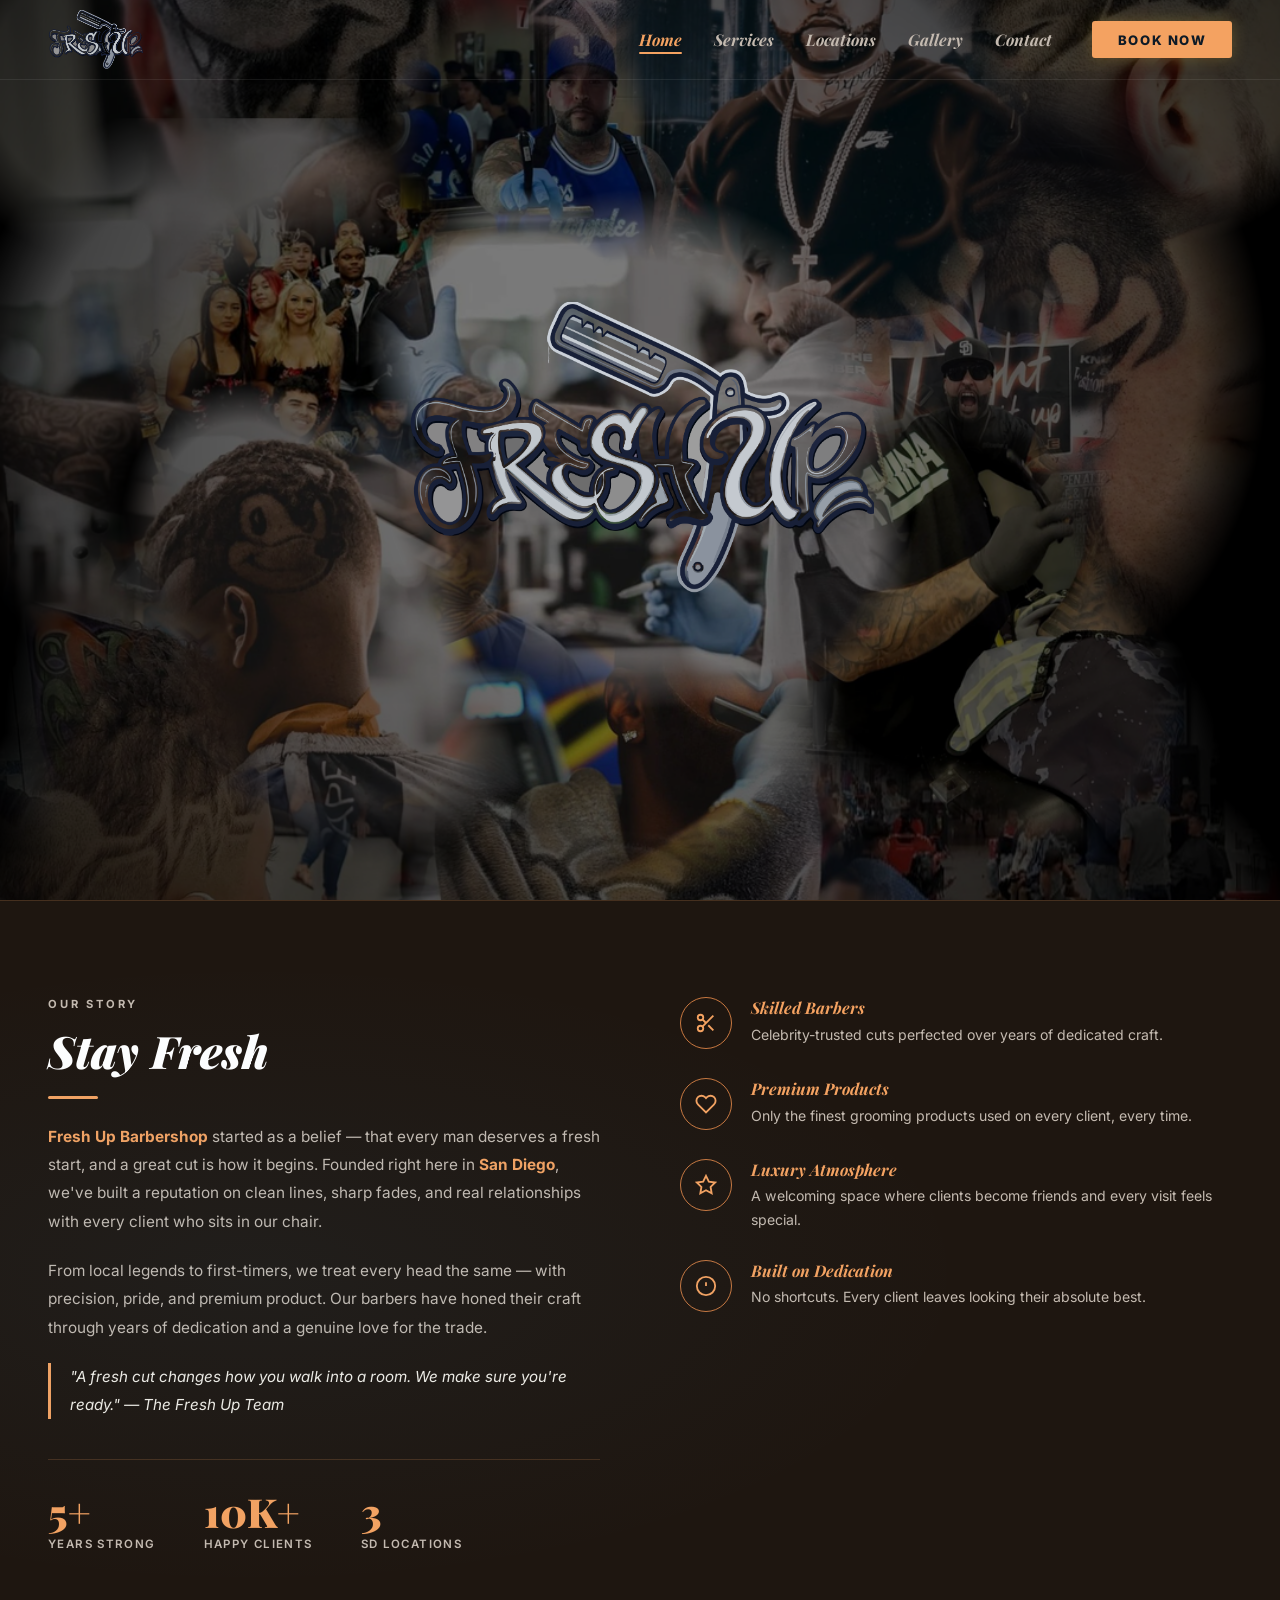
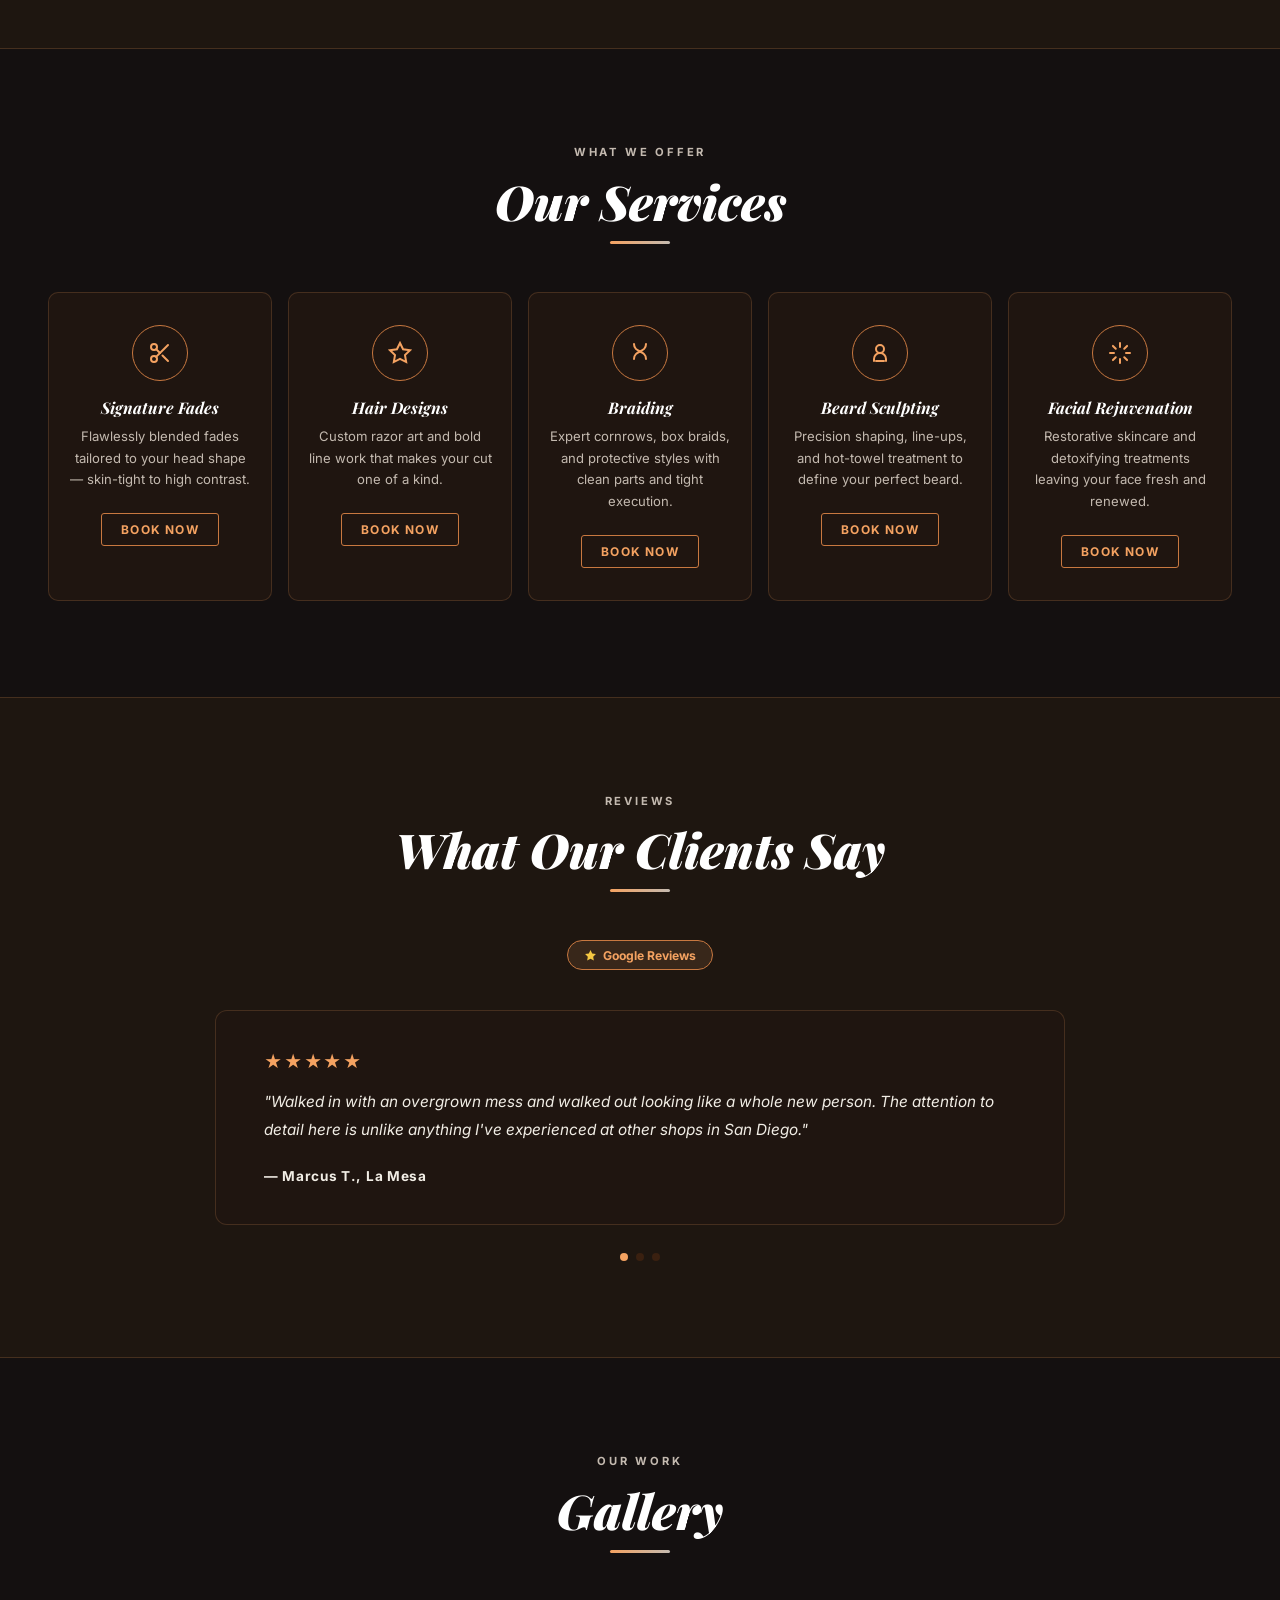
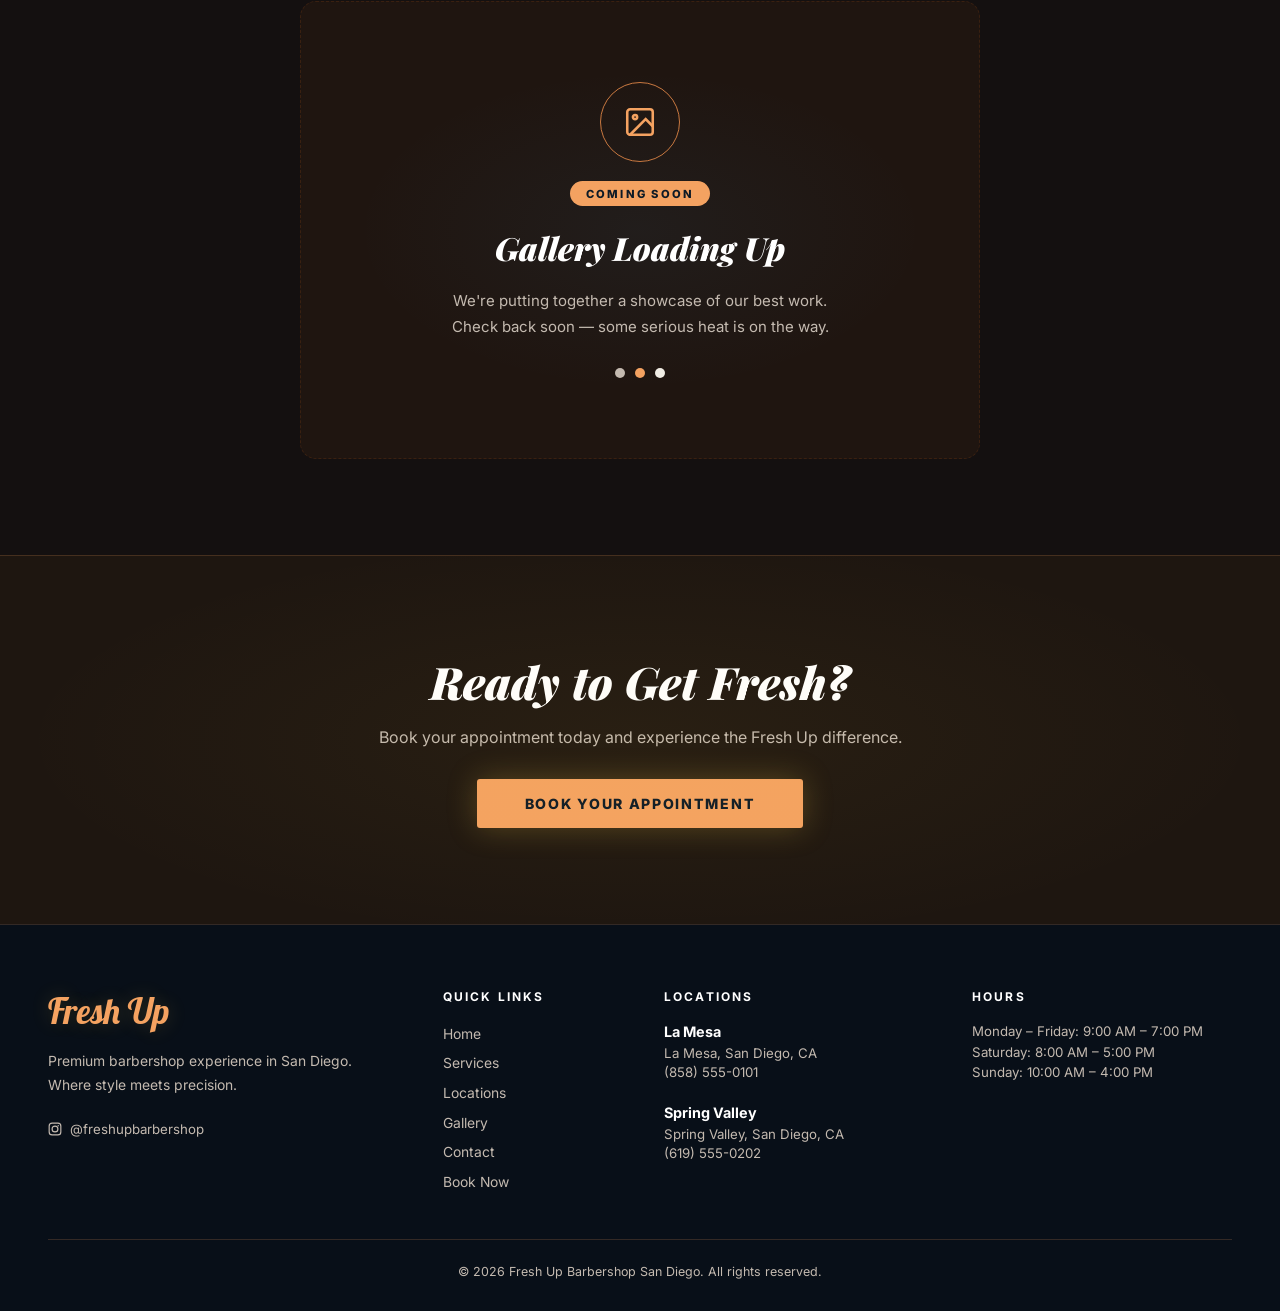
<file: frontend/index.html>
<!DOCTYPE html>
<html lang="en">

<head>
    <meta charset="UTF-8">
    <meta name="viewport" content="width=device-width, initial-scale=1.0">
    <title>FRESH UP - Premium Barbershop</title>

    <link rel="preconnect" href="https://fonts.googleapis.com">
    <link rel="preconnect" href="https://fonts.gstatic.com" crossorigin>
    <link
        href="https://fonts.googleapis.com/css2?family=Lobster&family=Playfair+Display:ital,wght@0,700;0,900;1,400;1,700&family=Inter:wght@400;500;600;700;800&display=swap"
        rel="stylesheet">
    <link rel="stylesheet" href="../frontend/css/index.css">
</head>

<body>

    <div class="grid-background"></div>

    <!-- ==================== HEADER ==================== -->
    <header id="mainHeader">
        <a href="index.html" class="header-logo">
            <img src="../../backend/images/freshup.png" alt="Fresh Up Barbershop Logo">
        </a>
        <div class="header-right">
            <nav>
                <a href="index.html" class="active">Home</a>
                <a href="#">Services</a>
                <a href="#">Locations</a>
                <a href="#">Gallery</a>
                <a href="#">Contact</a>
            </nav>
            <a href="#" class="book-now-btn">Book Now</a>
        </div>
    </header>

    <!-- ==================== HERO ==================== -->
    <section class="hero" id="home">
        <div class="hero-content">
            <img src="../../backend/images/freshup.png" alt="Fresh Up Barbershop Logo"
                style="max-width: 520px; width: 90%; display: block; margin: 0 auto;">
        </div>
    </section>

    <!-- ==================== ABOUT ==================== -->
    <section class="about-section" id="about">
        <div class="about-inner">
            <div class="about-text">
                <div class="section-label">OUR STORY</div>
                <h2 class="about-title">Stay Fresh</h2>
                <div class="about-divider"></div>
                <p class="about-story">
                    <strong>Fresh Up Barbershop</strong> started as a belief — that every man deserves a fresh start,
                    and a great cut is how it begins. Founded right here in <strong>San Diego</strong>, we've built a
                    reputation on clean lines, sharp fades, and real relationships with every client who sits in our
                    chair.
                </p>
                <p class="about-story">
                    From local legends to first-timers, we treat every head the same — with precision, pride, and
                    premium product. Our barbers have honed their craft through years of dedication and a genuine love
                    for the trade.
                </p>
                <p class="about-story about-quote">
                    "A fresh cut changes how you walk into a room. We make sure you're ready." — The Fresh Up Team
                </p>
                <div class="about-stats">
                    <div class="about-stat"><span class="stat-number">5+</span><span class="stat-label">Years
                            Strong</span></div>
                    <div class="about-stat"><span class="stat-number">10K+</span><span class="stat-label">Happy
                            Clients</span></div>
                    <div class="about-stat"><span class="stat-number">3</span><span class="stat-label">SD
                            Locations</span></div>
                </div>
            </div>
            <div class="about-pillars">
                <div class="pillar-item">
                    <div class="feature-icon">
                        <svg width="22" height="22" viewBox="0 0 24 24" fill="none" stroke="currentColor"
                            stroke-width="2">
                            <circle cx="6" cy="6" r="3" />
                            <circle cx="6" cy="18" r="3" />
                            <line x1="20" y1="4" x2="8.12" y2="15.88" />
                            <line x1="14.47" y1="14.48" x2="20" y2="20" />
                            <line x1="8.12" y1="8.12" x2="12" y2="12" />
                        </svg>
                    </div>
                    <div>
                        <h3 class="pillar-name">Skilled Barbers</h3>
                        <p class="pillar-desc">Celebrity-trusted cuts perfected over years of dedicated craft.</p>
                    </div>
                </div>
                <div class="pillar-item">
                    <div class="feature-icon">
                        <svg width="22" height="22" viewBox="0 0 24 24" fill="none" stroke="currentColor"
                            stroke-width="2">
                            <path
                                d="M20.84 4.61a5.5 5.5 0 0 0-7.78 0L12 5.67l-1.06-1.06a5.5 5.5 0 0 0-7.78 7.78l1.06 1.06L12 21.23l7.78-7.78 1.06-1.06a5.5 5.5 0 0 0 0-7.78z" />
                        </svg>
                    </div>
                    <div>
                        <h3 class="pillar-name">Premium Products</h3>
                        <p class="pillar-desc">Only the finest grooming products used on every client, every time.</p>
                    </div>
                </div>
                <div class="pillar-item">
                    <div class="feature-icon">
                        <svg width="22" height="22" viewBox="0 0 24 24" fill="none" stroke="currentColor"
                            stroke-width="2">
                            <polygon
                                points="12 2 15.09 8.26 22 9.27 17 14.14 18.18 21.02 12 17.77 5.82 21.02 7 14.14 2 9.27 8.91 8.26 12 2" />
                        </svg>
                    </div>
                    <div>
                        <h3 class="pillar-name">Luxury Atmosphere</h3>
                        <p class="pillar-desc">A welcoming space where clients become friends and every visit feels
                            special.</p>
                    </div>
                </div>
                <div class="pillar-item">
                    <div class="feature-icon">
                        <svg width="22" height="22" viewBox="0 0 24 24" fill="none" stroke="currentColor"
                            stroke-width="2">
                            <circle cx="12" cy="12" r="10" />
                            <line x1="12" y1="8" x2="12" y2="12" />
                            <line x1="12" y1="16" x2="12.01" y2="16" />
                        </svg>
                    </div>
                    <div>
                        <h3 class="pillar-name">Built on Dedication</h3>
                        <p class="pillar-desc">No shortcuts. Every client leaves looking their absolute best.</p>
                    </div>
                </div>
            </div>
        </div>
    </section>

    <!-- ==================== SERVICES ==================== -->
    <section class="section services-section">
        <div class="section-label">WHAT WE OFFER</div>
        <h2 class="section-title">Our Services</h2>
        <div class="gold-divider"></div>
        <div class="services-grid">
            <div class="service-card">
                <div class="service-icon"><svg width="24" height="24" viewBox="0 0 24 24" fill="none"
                        stroke="currentColor" stroke-width="2" stroke-linecap="round">
                        <circle cx="6" cy="6" r="3" />
                        <circle cx="6" cy="18" r="3" />
                        <line x1="20" y1="4" x2="8.12" y2="15.88" />
                        <line x1="14.47" y1="14.48" x2="20" y2="20" />
                        <line x1="8.12" y1="8.12" x2="12" y2="12" />
                    </svg></div>
                <h3 class="service-name">Signature Fades</h3>
                <p class="service-desc">Flawlessly blended fades tailored to your head shape — skin-tight to high
                    contrast.</p>
                <a href="#" class="service-btn">Book Now</a>
            </div>
            <div class="service-card">
                <div class="service-icon"><svg width="24" height="24" viewBox="0 0 24 24" fill="none"
                        stroke="currentColor" stroke-width="2" stroke-linecap="round">
                        <polygon
                            points="12 2 15.09 8.26 22 9.27 17 14.14 18.18 21.02 12 17.77 5.82 21.02 7 14.14 2 9.27 8.91 8.26 12 2" />
                    </svg></div>
                <h3 class="service-name">Hair Designs</h3>
                <p class="service-desc">Custom razor art and bold line work that makes your cut one of a kind.</p>
                <a href="#" class="service-btn">Book Now</a>
            </div>
            <div class="service-card">
                <div class="service-icon"><svg width="24" height="24" viewBox="0 0 24 24" fill="none"
                        stroke="currentColor" stroke-width="2" stroke-linecap="round">
                        <path d="M6 3c0 9 12 6 12 15" />
                        <path d="M18 3c0 9-12 6-12 15" />
                    </svg></div>
                <h3 class="service-name">Braiding</h3>
                <p class="service-desc">Expert cornrows, box braids, and protective styles with clean parts and tight
                    execution.</p>
                <a href="#" class="service-btn">Book Now</a>
            </div>
            <div class="service-card">
                <div class="service-icon"><svg width="24" height="24" viewBox="0 0 24 24" fill="none"
                        stroke="currentColor" stroke-width="2" stroke-linecap="round">
                        <circle cx="12" cy="8" r="4" />
                        <path d="M6 20v-2a6 6 0 0 1 12 0v2" />
                        <line x1="8" y1="20" x2="16" y2="20" />
                    </svg></div>
                <h3 class="service-name">Beard Sculpting</h3>
                <p class="service-desc">Precision shaping, line-ups, and hot-towel treatment to define your perfect
                    beard.</p>
                <a href="#" class="service-btn">Book Now</a>
            </div>
            <div class="service-card">
                <div class="service-icon"><svg width="24" height="24" viewBox="0 0 24 24" fill="none"
                        stroke="currentColor" stroke-width="2" stroke-linecap="round">
                        <path
                            d="M12 2v4M12 18v4M4.93 4.93l2.83 2.83M16.24 16.24l2.83 2.83M2 12h4M18 12h4M4.93 19.07l2.83-2.83M16.24 7.76l2.83-2.83" />
                    </svg></div>
                <h3 class="service-name">Facial Rejuvenation</h3>
                <p class="service-desc">Restorative skincare and detoxifying treatments leaving your face fresh and
                    renewed.</p>
                <a href="#" class="service-btn">Book Now</a>
            </div>
        </div>
    </section>

    <!-- ==================== REVIEWS ==================== -->
    <section class="section reviews-section">
        <div class="section-label">REVIEWS</div>
        <h2 class="section-title">What Our Clients Say</h2>
        <div class="gold-divider"></div>
        <div class="google-badge">
            <svg width="13" height="13" viewBox="0 0 24 24" fill="#F5C842">
                <polygon
                    points="12 2 15.09 8.26 22 9.27 17 14.14 18.18 21.02 12 17.77 5.82 21.02 7 14.14 2 9.27 8.91 8.26 12 2" />
            </svg>
            Google Reviews
        </div>
        <div class="reviews-carousel">
            <button class="reviews-arrow reviews-arrow-left" id="reviewPrev">&#8249;</button>
            <div class="reviews-track-wrapper">
                <div class="reviews-track" id="reviewsTrack">
                    <div class="review-card">
                        <div class="review-stars">★★★★★</div>
                        <p class="review-text">"Walked in with an overgrown mess and walked out looking like a whole new
                            person. The attention to detail here is unlike anything I've experienced at other shops in
                            San Diego."</p>
                        <div class="review-author">— Marcus T., La Mesa</div>
                    </div>
                    <div class="review-card">
                        <div class="review-stars">★★★★★</div>
                        <p class="review-text">"Been coming here for two years and the consistency is incredible. My
                            barber knows exactly what I want without me even saying it. That's a real relationship."</p>
                        <div class="review-author">— Derek R., Spring Valley</div>
                    </div>
                    <div class="review-card">
                        <div class="review-stars">★★★★★</div>
                        <p class="review-text">"Best beard sculpt I've had in my life. They took their time, used a hot
                            towel, shaped it perfectly. I left a 30% tip because they earned every penny."</p>
                        <div class="review-author">— James O., Chula Vista</div>
                    </div>
                </div>
            </div>
            <button class="reviews-arrow reviews-arrow-right" id="reviewNext">&#8250;</button>
        </div>
        <div class="reviews-dots">
            <div class="reviews-dot active" onclick="goReview(0)"></div>
            <div class="reviews-dot" onclick="goReview(1)"></div>
            <div class="reviews-dot" onclick="goReview(2)"></div>
        </div>
    </section>

    <!-- ==================== GALLERY ==================== -->
    <section class="section gallery-section">
        <div class="section-label">OUR WORK</div>
        <h2 class="section-title">Gallery</h2>
        <div class="gold-divider"></div>
        <div class="gallery-coming-soon">
            <div class="coming-soon-icon">
                <svg width="34" height="34" viewBox="0 0 24 24" fill="none" stroke="currentColor" stroke-width="1.8"
                    stroke-linecap="round">
                    <rect x="3" y="3" width="18" height="18" rx="2" />
                    <circle cx="8.5" cy="8.5" r="1.5" />
                    <polyline points="21 15 16 10 5 21" />
                </svg>
            </div>
            <div class="coming-soon-badge">Coming Soon</div>
            <h3 class="coming-soon-title">Gallery Loading Up</h3>
            <p class="coming-soon-desc">We're putting together a showcase of our best work. Check back soon — some
                serious heat is on the way.</p>
            <div class="coming-soon-dots">
                <div class="coming-soon-dot"></div>
                <div class="coming-soon-dot"></div>
                <div class="coming-soon-dot"></div>
            </div>
        </div>
    </section>

    <!-- ==================== CTA ==================== -->
    <section class="section cta-section">
        <h2 class="cta-title">Ready to Get Fresh?</h2>
        <p class="cta-desc">Book your appointment today and experience the Fresh Up difference.</p>
        <a href="#" class="cta-main-btn">Book Your Appointment</a>
    </section>

    <!-- ==================== FOOTER ==================== -->
    <footer class="site-footer">
        <div class="footer-grid">
            <div class="footer-col">
                <div class="footer-logo-text">Fresh Up</div>
                <p class="footer-tagline">Premium barbershop experience in San Diego. Where style meets precision.</p>
                <a href="#" class="footer-social-link">
                    <svg width="14" height="14" viewBox="0 0 24 24" fill="none" stroke="currentColor" stroke-width="2">
                        <rect x="2" y="2" width="20" height="20" rx="5" />
                        <circle cx="12" cy="12" r="5" />
                        <circle cx="17.5" cy="6.5" r="1.2" fill="currentColor" stroke="none" />
                    </svg>
                    @freshupbarbershop
                </a>
            </div>
            <div class="footer-col">
                <h4 class="footer-heading">Quick Links</h4>
                <ul class="footer-links">
                    <li><a href="#">Home</a></li>
                    <li><a href="#">Services</a></li>
                    <li><a href="#">Locations</a></li>
                    <li><a href="#">Gallery</a></li>
                    <li><a href="#">Contact</a></li>
                    <li><a href="#">Book Now</a></li>
                </ul>
            </div>
            <div class="footer-col">
                <h4 class="footer-heading">Locations</h4>
                <div class="footer-location">
                    <div class="footer-loc-name">La Mesa</div>
                    <p class="footer-loc-addr">La Mesa, San Diego, CA</p>
                    <p class="footer-loc-phone">(858) 555-0101</p>
                </div>
                <div class="footer-location">
                    <div class="footer-loc-name">Spring Valley</div>
                    <p class="footer-loc-addr">Spring Valley, San Diego, CA</p>
                    <p class="footer-loc-phone">(619) 555-0202</p>
                </div>
            </div>
            <div class="footer-col">
                <h4 class="footer-heading">Hours</h4>
                <div class="footer-hours">
                    <p>Monday – Friday: 9:00 AM – 7:00 PM</p>
                    <p>Saturday: 8:00 AM – 5:00 PM</p>
                    <p>Sunday: 10:00 AM – 4:00 PM</p>
                </div>
            </div>
        </div>
        <div class="footer-bottom">
            <p>© 2026 Fresh Up Barbershop San Diego. All rights reserved.</p>
        </div>
    </footer>

    <!-- ==================== SCRIPTS ==================== -->
    <script>
        // Header scroll
        (function () {
            var h = document.getElementById('mainHeader');
            function u() { h.classList[window.pageYOffset > 10 ? 'add' : 'remove']('scrolled'); }
            window.addEventListener('scroll', u); u();
        })();

        // Reviews carousel
        var reviewCurrent = 0;
        var reviewTotal = 3;
        function goReview(n) {
            reviewCurrent = (n + reviewTotal) % reviewTotal;
            document.getElementById('reviewsTrack').style.transform = 'translateX(-' + (reviewCurrent * 100) + '%)';
            document.querySelectorAll('.reviews-dot').forEach(function (d, i) { d.classList.toggle('active', i === reviewCurrent); });
        }
        document.getElementById('reviewPrev').onclick = function () { goReview(reviewCurrent - 1); };
        document.getElementById('reviewNext').onclick = function () { goReview(reviewCurrent + 1); };
        setInterval(function () { goReview(reviewCurrent + 1); }, 5000);
    </script>

</body>

</html>
</file>
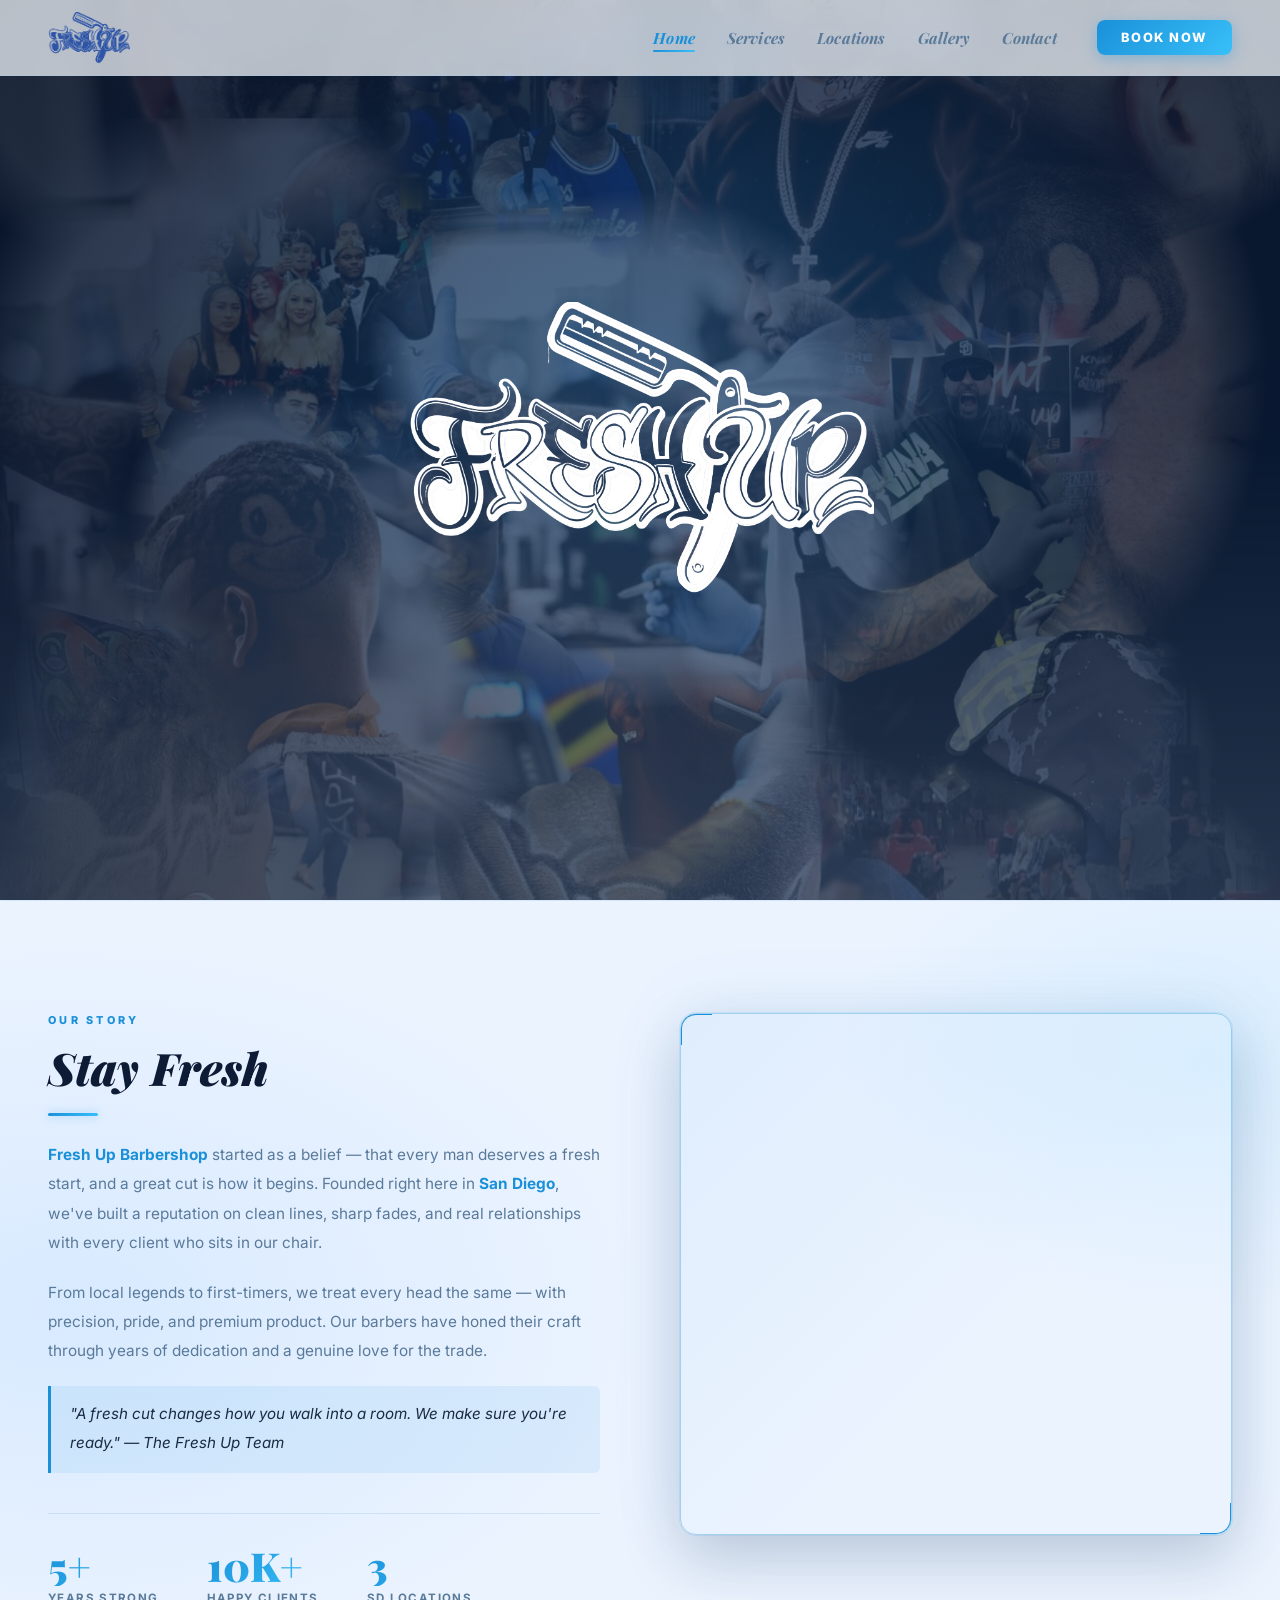
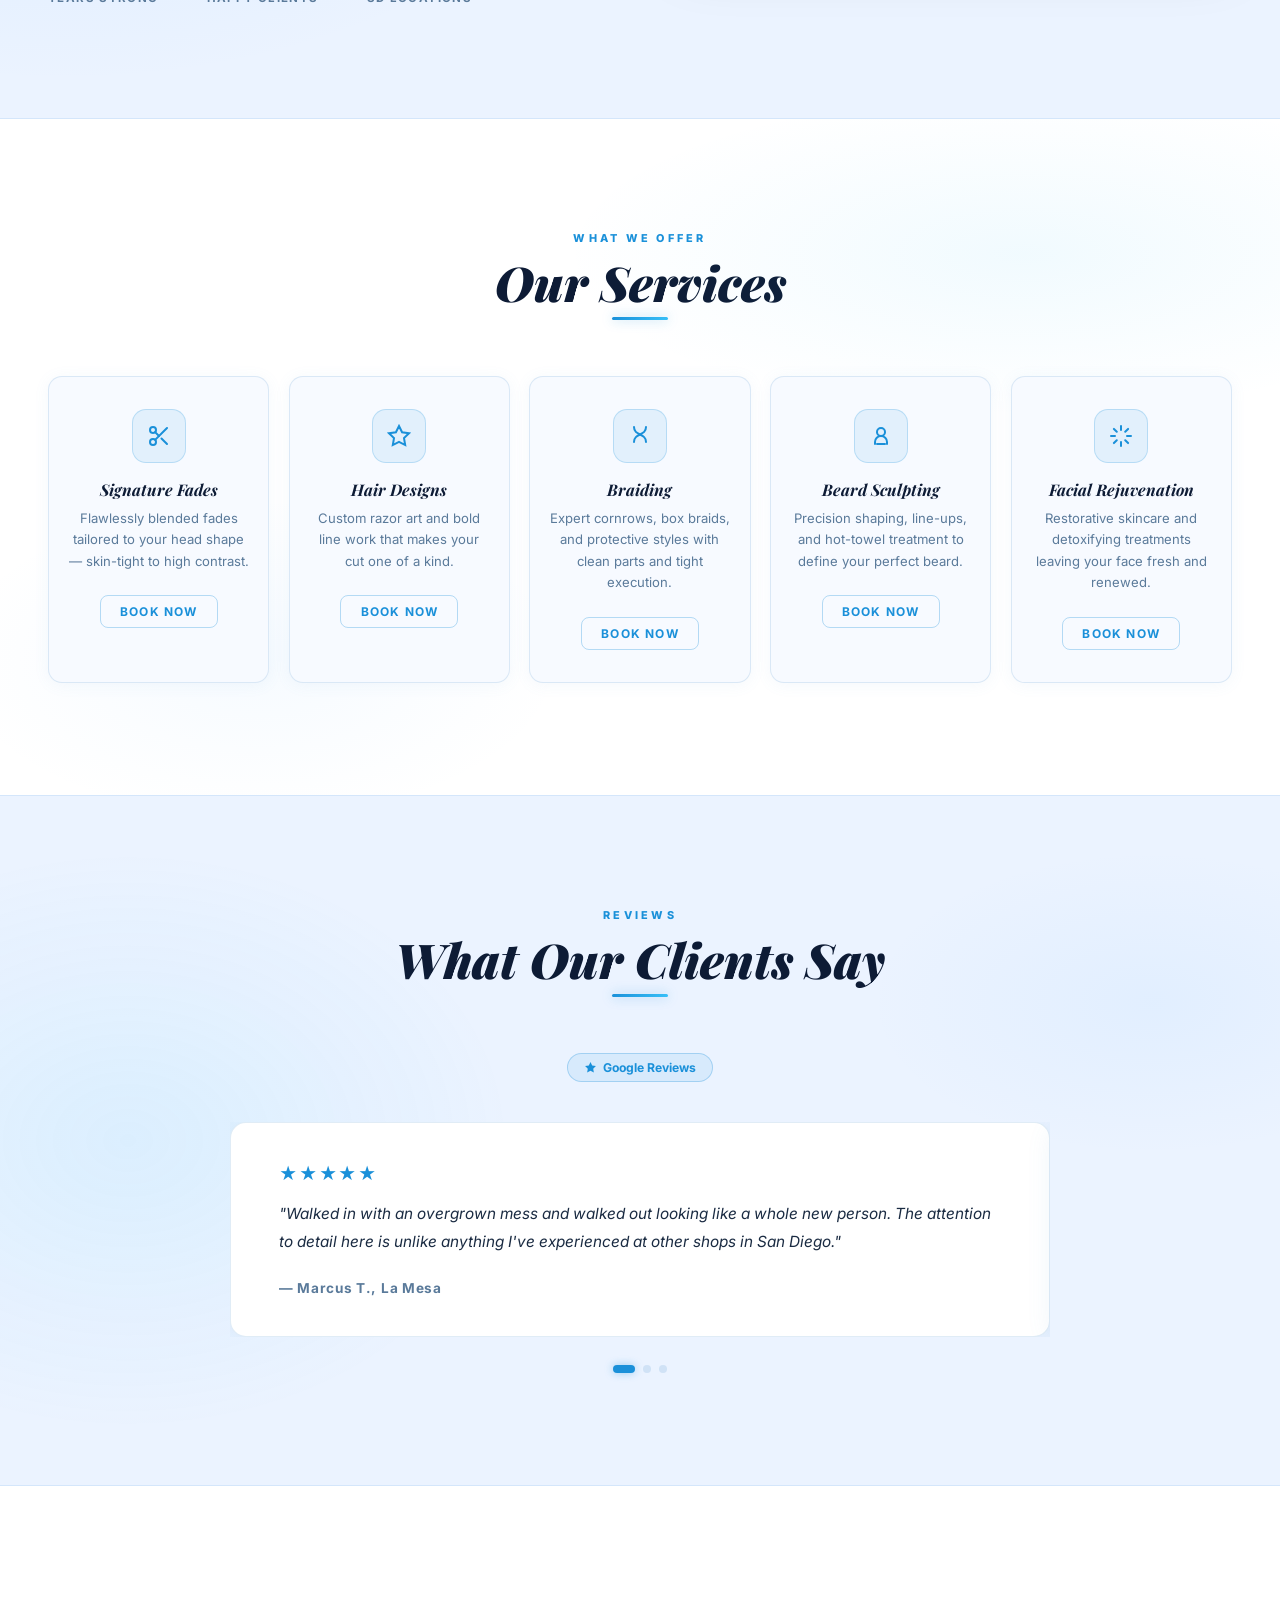
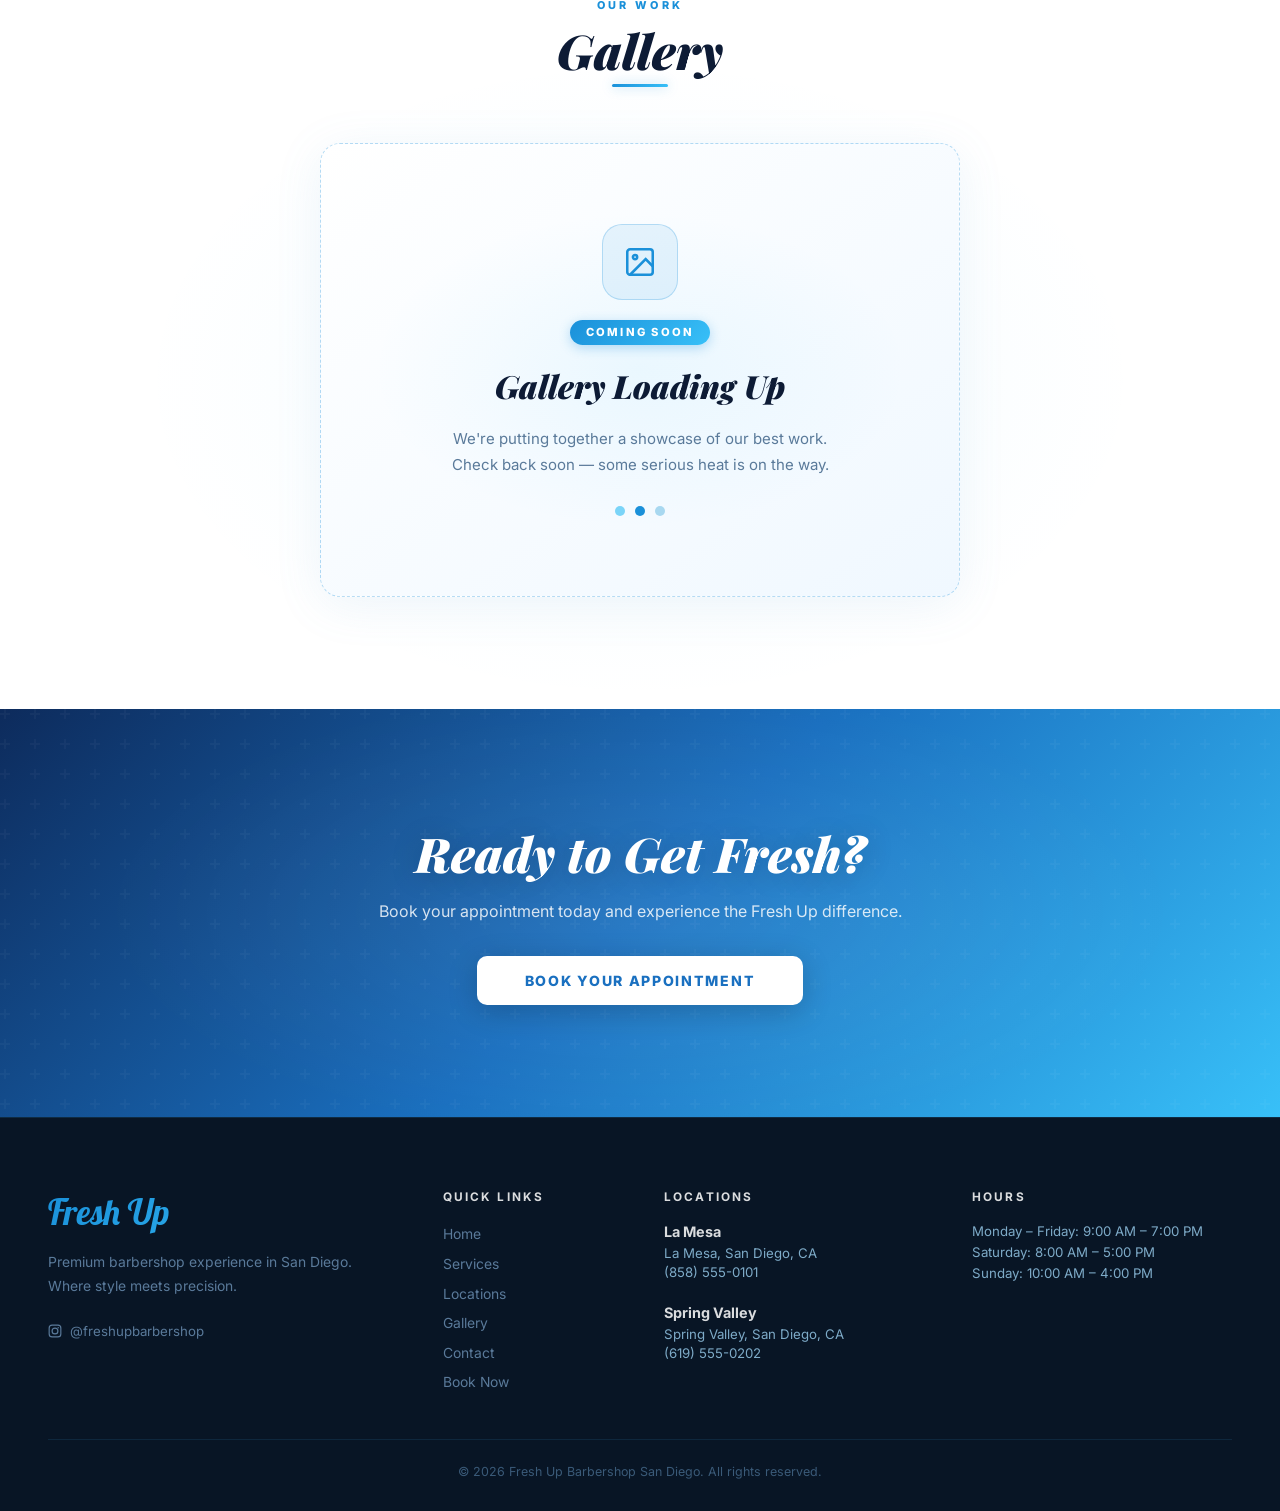
<file: public/index.html>
<!DOCTYPE html>
<html lang="en">

<head>
    <meta charset="UTF-8">
    <meta name="viewport" content="width=device-width, initial-scale=1.0">
    <title>FRESH UP - Premium Barbershop</title>

    <link rel="preconnect" href="https://fonts.googleapis.com">
    <link rel="preconnect" href="https://fonts.gstatic.com" crossorigin>
    <link
        href="https://fonts.googleapis.com/css2?family=Lobster&family=Playfair+Display:ital,wght@0,700;0,900;1,400;1,700&family=Inter:wght@400;500;600;700;800&display=swap"
        rel="stylesheet">
    <link rel="stylesheet" href="css/index.css">
</head>

<body>

    <div class="grid-background"></div>

    <!-- ==================== HEADER ==================== -->
    <header id="mainHeader">
        <a href="index.html" class="header-logo">
            <img src="images/freshup.png" alt="Fresh Up Barbershop Logo">
        </a>
        <div class="header-right">
            <nav>
                <a href="index.html" class="active">Home</a>
                <a href="services.html">Services</a>
                <a href="locations.html">Locations</a>
                <a href="gallery.html">Gallery</a>
                <a href="contact.html">Contact</a>
            </nav>
            <a href="booking.html" class="book-now-btn">Book Now</a>
        </div>
    </header>

    <!-- ==================== HERO ==================== -->
    <section class="hero" id="home">
        <div class="hero-content">
            <img src="images/freshup.png" alt="Fresh Up Barbershop Logo"
                style="max-width: 520px; width: 90%; display: block; margin: 0 auto;">
        </div>
    </section>

    <!-- ==================== ABOUT ==================== -->
    <section class="about-section" id="about">
        <div class="about-inner">

            <!-- LEFT: text & stats -->
            <div class="about-text">
                <div class="section-label">OUR STORY</div>
                <h2 class="about-title">Stay Fresh</h2>
                <div class="about-divider"></div>
                <p class="about-story">
                    <strong>Fresh Up Barbershop</strong> started as a belief — that every man deserves a fresh start,
                    and a great cut is how it begins. Founded right here in <strong>San Diego</strong>, we've built a
                    reputation on clean lines, sharp fades, and real relationships with every client who sits in our
                    chair.
                </p>
                <p class="about-story">
                    From local legends to first-timers, we treat every head the same — with precision, pride, and
                    premium product. Our barbers have honed their craft through years of dedication and a genuine love
                    for the trade.
                </p>
                <p class="about-story about-quote">
                    "A fresh cut changes how you walk into a room. We make sure you're ready." — The Fresh Up Team
                </p>
                <div class="about-stats">
                    <div class="about-stat"><span class="stat-number">5+</span><span class="stat-label">Years
                            Strong</span></div>
                    <div class="about-stat"><span class="stat-number">10K+</span><span class="stat-label">Happy
                            Clients</span></div>
                    <div class="about-stat"><span class="stat-number">3</span><span class="stat-label">SD
                            Locations</span></div>
                </div>
            </div>

            <!-- RIGHT: video showcase -->
            <div class="about-video-wrap">
                <div class="about-video-frame">
                    <video class="about-video" src="videos/freshup-promo.mp4" autoplay muted loop playsinline
                        preload="auto"></video>
                    <div class="video-corner-br"></div>
                </div>
            </div>

        </div>
    </section>

    <!-- ==================== SERVICES ==================== -->
    <section class="section services-section">
        <div class="section-label">WHAT WE OFFER</div>
        <h2 class="section-title">Our Services</h2>
        <div class="gold-divider"></div>
        <div class="services-grid">
            <div class="service-card">
                <div class="service-icon"><svg width="24" height="24" viewBox="0 0 24 24" fill="none"
                        stroke="currentColor" stroke-width="2" stroke-linecap="round">
                        <circle cx="6" cy="6" r="3" />
                        <circle cx="6" cy="18" r="3" />
                        <line x1="20" y1="4" x2="8.12" y2="15.88" />
                        <line x1="14.47" y1="14.48" x2="20" y2="20" />
                        <line x1="8.12" y1="8.12" x2="12" y2="12" />
                    </svg></div>
                <h3 class="service-name">Signature Fades</h3>
                <p class="service-desc">Flawlessly blended fades tailored to your head shape — skin-tight to high
                    contrast.</p>
                <a href="#" class="service-btn">Book Now</a>
            </div>
            <div class="service-card">
                <div class="service-icon"><svg width="24" height="24" viewBox="0 0 24 24" fill="none"
                        stroke="currentColor" stroke-width="2" stroke-linecap="round">
                        <polygon
                            points="12 2 15.09 8.26 22 9.27 17 14.14 18.18 21.02 12 17.77 5.82 21.02 7 14.14 2 9.27 8.91 8.26 12 2" />
                    </svg></div>
                <h3 class="service-name">Hair Designs</h3>
                <p class="service-desc">Custom razor art and bold line work that makes your cut one of a kind.</p>
                <a href="#" class="service-btn">Book Now</a>
            </div>
            <div class="service-card">
                <div class="service-icon"><svg width="24" height="24" viewBox="0 0 24 24" fill="none"
                        stroke="currentColor" stroke-width="2" stroke-linecap="round">
                        <path d="M6 3c0 9 12 6 12 15" />
                        <path d="M18 3c0 9-12 6-12 15" />
                    </svg></div>
                <h3 class="service-name">Braiding</h3>
                <p class="service-desc">Expert cornrows, box braids, and protective styles with clean parts and tight
                    execution.</p>
                <a href="#" class="service-btn">Book Now</a>
            </div>
            <div class="service-card">
                <div class="service-icon"><svg width="24" height="24" viewBox="0 0 24 24" fill="none"
                        stroke="currentColor" stroke-width="2" stroke-linecap="round">
                        <circle cx="12" cy="8" r="4" />
                        <path d="M6 20v-2a6 6 0 0 1 12 0v2" />
                        <line x1="8" y1="20" x2="16" y2="20" />
                    </svg></div>
                <h3 class="service-name">Beard Sculpting</h3>
                <p class="service-desc">Precision shaping, line-ups, and hot-towel treatment to define your perfect
                    beard.</p>
                <a href="#" class="service-btn">Book Now</a>
            </div>
            <div class="service-card">
                <div class="service-icon"><svg width="24" height="24" viewBox="0 0 24 24" fill="none"
                        stroke="currentColor" stroke-width="2" stroke-linecap="round">
                        <path
                            d="M12 2v4M12 18v4M4.93 4.93l2.83 2.83M16.24 16.24l2.83 2.83M2 12h4M18 12h4M4.93 19.07l2.83-2.83M16.24 7.76l2.83-2.83" />
                    </svg></div>
                <h3 class="service-name">Facial Rejuvenation</h3>
                <p class="service-desc">Restorative skincare and detoxifying treatments leaving your face fresh and
                    renewed.</p>
                <a href="#" class="service-btn">Book Now</a>
            </div>
        </div>
    </section>

    <!-- ==================== REVIEWS ==================== -->
    <section class="section reviews-section">
        <div class="section-label">REVIEWS</div>
        <h2 class="section-title">What Our Clients Say</h2>
        <div class="gold-divider"></div>
        <div class="google-badge">
            <svg width="13" height="13" viewBox="0 0 24 24" fill="#1A90D9">
                <polygon
                    points="12 2 15.09 8.26 22 9.27 17 14.14 18.18 21.02 12 17.77 5.82 21.02 7 14.14 2 9.27 8.91 8.26 12 2" />
            </svg>
            Google Reviews
        </div>
        <div class="reviews-carousel">
            <button class="reviews-arrow reviews-arrow-left" id="reviewPrev">&#8249;</button>
            <div class="reviews-track-wrapper">
                <div class="reviews-track" id="reviewsTrack">
                    <div class="review-card">
                        <div class="review-stars">★★★★★</div>
                        <p class="review-text">"Walked in with an overgrown mess and walked out looking like a whole new
                            person. The attention to detail here is unlike anything I've experienced at other shops in
                            San Diego."</p>
                        <div class="review-author">— Marcus T., La Mesa</div>
                    </div>
                    <div class="review-card">
                        <div class="review-stars">★★★★★</div>
                        <p class="review-text">"Been coming here for two years and the consistency is incredible. My
                            barber knows exactly what I want without me even saying it. That's a real relationship."</p>
                        <div class="review-author">— Derek R., Spring Valley</div>
                    </div>
                    <div class="review-card">
                        <div class="review-stars">★★★★★</div>
                        <p class="review-text">"Best beard sculpt I've had in my life. They took their time, used a hot
                            towel, shaped it perfectly. I left a 30% tip because they earned every penny."</p>
                        <div class="review-author">— James O., Chula Vista</div>
                    </div>
                </div>
            </div>
            <button class="reviews-arrow reviews-arrow-right" id="reviewNext">&#8250;</button>
        </div>
        <div class="reviews-dots">
            <div class="reviews-dot active" onclick="goReview(0)"></div>
            <div class="reviews-dot" onclick="goReview(1)"></div>
            <div class="reviews-dot" onclick="goReview(2)"></div>
        </div>
    </section>

    <!-- ==================== GALLERY ==================== -->
    <section class="section gallery-section">
        <div class="section-label">OUR WORK</div>
        <h2 class="section-title">Gallery</h2>
        <div class="gold-divider"></div>
        <div class="gallery-coming-soon">
            <div class="coming-soon-icon">
                <svg width="34" height="34" viewBox="0 0 24 24" fill="none" stroke="currentColor" stroke-width="1.8"
                    stroke-linecap="round">
                    <rect x="3" y="3" width="18" height="18" rx="2" />
                    <circle cx="8.5" cy="8.5" r="1.5" />
                    <polyline points="21 15 16 10 5 21" />
                </svg>
            </div>
            <div class="coming-soon-badge">Coming Soon</div>
            <h3 class="coming-soon-title">Gallery Loading Up</h3>
            <p class="coming-soon-desc">We're putting together a showcase of our best work. Check back soon — some
                serious heat is on the way.</p>
            <div class="coming-soon-dots">
                <div class="coming-soon-dot"></div>
                <div class="coming-soon-dot"></div>
                <div class="coming-soon-dot"></div>
            </div>
        </div>
    </section>

    <!-- ==================== CTA ==================== -->
    <section class="section cta-section">
        <h2 class="cta-title">Ready to Get Fresh?</h2>
        <p class="cta-desc">Book your appointment today and experience the Fresh Up difference.</p>
        <a href="booking.html" class="cta-main-btn">Book Your Appointment</a>
    </section>

    <!-- ==================== FOOTER ==================== -->
    <footer class="site-footer">
        <div class="footer-grid">
            <div class="footer-col">
                <div class="footer-logo-text">Fresh Up</div>
                <p class="footer-tagline">Premium barbershop experience in San Diego. Where style meets precision.</p>
                <a href="#" class="footer-social-link">
                    <svg width="14" height="14" viewBox="0 0 24 24" fill="none" stroke="currentColor" stroke-width="2">
                        <rect x="2" y="2" width="20" height="20" rx="5" />
                        <circle cx="12" cy="12" r="5" />
                        <circle cx="17.5" cy="6.5" r="1.2" fill="currentColor" stroke="none" />
                    </svg>
                    @freshupbarbershop
                </a>
            </div>
            <div class="footer-col">
                <h4 class="footer-heading">Quick Links</h4>
                <ul class="footer-links">
                    <li><a href="#">Home</a></li>
                    <li><a href="#">Services</a></li>
                    <li><a href="#">Locations</a></li>
                    <li><a href="#">Gallery</a></li>
                    <li><a href="#">Contact</a></li>
                    <li><a href="#">Book Now</a></li>
                </ul>
            </div>
            <div class="footer-col">
                <h4 class="footer-heading">Locations</h4>
                <div class="footer-location">
                    <div class="footer-loc-name">La Mesa</div>
                    <p class="footer-loc-addr">La Mesa, San Diego, CA</p>
                    <p class="footer-loc-phone">(858) 555-0101</p>
                </div>
                <div class="footer-location">
                    <div class="footer-loc-name">Spring Valley</div>
                    <p class="footer-loc-addr">Spring Valley, San Diego, CA</p>
                    <p class="footer-loc-phone">(619) 555-0202</p>
                </div>
            </div>
            <div class="footer-col">
                <h4 class="footer-heading">Hours</h4>
                <div class="footer-hours">
                    <p>Monday – Friday: 9:00 AM – 7:00 PM</p>
                    <p>Saturday: 8:00 AM – 5:00 PM</p>
                    <p>Sunday: 10:00 AM – 4:00 PM</p>
                </div>
            </div>
        </div>
        <div class="footer-bottom">
            <p>© 2026 Fresh Up Barbershop San Diego. All rights reserved.</p>
        </div>
    </footer>

    <!-- ==================== SCRIPTS ==================== -->
    <script src="js/index.js"></script>

</body>

</html>
</file>
<file: frontend/css/index.css>
/* ── CSS Variables ── */
:root {
    --bg: #141010;
    --bg-mid: #1E1610;
    --bg-card: #1f1510;
    --blue: #C4BAB0;
    --blue-bright: #F1EDE5;
    --blue-dim: #3a2010;
    --blue-glow: rgba(244, 162, 97, 0.18);
    --yellow: #F4A261;
    --yellow-dark: #c87840;
    --yellow-dim: rgba(244, 162, 97, 0.12);
    --text: #F1EDE5;
    --text-muted: #C4BAB0;
    --border: rgba(244, 162, 97, 0.18);
    --white: #FFFFFF;
}

/* ── Reset & Base ── */
*,
*::before,
*::after {
    margin: 0;
    padding: 0;
    box-sizing: border-box;
}

html {
    scroll-behavior: smooth;
}

body {
    font-family: 'Inter', sans-serif;
    color: var(--text);
    overflow-x: hidden;
    background: url('../../backend/images/freshup_collage.png') center center / cover no-repeat fixed;
}

/* ── Full-screen dark overlay ── */
.grid-background {
    position: fixed;
    inset: 0;
    z-index: 0;
    pointer-events: none;
    background: rgba(20, 10, 5, 0.75);
}

/* ── Header ── */
#mainHeader {
    position: fixed;
    top: 0;
    left: 0;
    right: 0;
    z-index: 100;
    display: flex;
    align-items: center;
    justify-content: space-between;
    height: 80px;
    padding: 0 3rem;
    background: transparent;
    backdrop-filter: none;
    border-bottom: 1px solid rgba(255, 255, 255, 0.08);
    transition: box-shadow 0.3s;
    overflow: hidden;
}

#mainHeader.scrolled {
    box-shadow: 0 4px 30px rgba(0, 0, 0, 0.5);
}

.header-logo {
    font-family: 'Lobster', cursive;
    font-size: 2rem;
    color: var(--yellow);
    text-decoration: none;
    text-shadow: 0 0 20px rgba(245, 200, 66, 0.3);
    display: flex;
    align-items: center;
    height: 100%;
}

.header-logo img {
    height: 60px;
    width: auto;
    display: block;
}

.header-right {
    display: flex;
    align-items: center;
    gap: 2.5rem;
}

nav {
    display: flex;
    gap: 2rem;
}

nav a {
    text-decoration: none;
    color: var(--text-muted);
    font-family: 'Playfair Display', serif;
    font-size: 1rem;
    font-style: italic;
    font-weight: 700;
    transition: color 0.2s;
    position: relative;
}

nav a.active {
    color: var(--yellow);
}

nav a.active::after {
    content: '';
    position: absolute;
    bottom: -4px;
    left: 0;
    right: 0;
    height: 2px;
    background: var(--yellow);
    border-radius: 2px;
}

nav a:hover {
    color: var(--yellow);
}

.book-now-btn {
    background: var(--yellow);
    color: #0d1a26;
    font-weight: 800;
    font-size: 0.82rem;
    letter-spacing: 0.12em;
    text-transform: uppercase;
    padding: 0.65rem 1.6rem;
    border-radius: 3px;
    text-decoration: none;
    transition: background 0.2s, box-shadow 0.2s;
    box-shadow: 0 0 16px rgba(245, 200, 66, 0.25);
}

.book-now-btn:hover {
    background: #ffe066;
    box-shadow: 0 0 24px rgba(245, 200, 66, 0.45);
}

/* ── Hero ── */
.hero {
    position: relative;
    height: 100vh;
    display: flex;
    align-items: center;
    justify-content: center;
    overflow: hidden;
    background: url('../../backend/images/freshup_collage.png') center center / cover no-repeat;
}

.hero::before {
    content: '';
    position: absolute;
    inset: 0;
    background: rgba(0, 0, 0, 0.52);
    z-index: 1;
}

.hero::after {
    content: none;
}

.hero-content {
    position: relative;
    z-index: 2;
    text-align: center;
    padding: 2rem;
}

.hero-logo {
    margin-bottom: 1.8rem;
    display: inline-block;
}

.hero-tagline {
    font-family: 'Playfair Display', serif;
    font-size: clamp(3rem, 6.5vw, 6rem);
    font-weight: 900;
    color: var(--white);
    line-height: 1.05;
    margin-bottom: 0.8rem;
    text-shadow: 0 2px 40px rgba(0, 0, 0, 0.5);
    font-style: italic;
}

.hero-tagline span {
    color: var(--yellow);
}

.hero-sub {
    font-size: 0.88rem;
    color: var(--text-muted);
    font-weight: 600;
    letter-spacing: 0.2em;
    text-transform: uppercase;
    margin-bottom: 2.5rem;
}

.cta-button {
    background: var(--yellow);
    color: #0d1a26;
    border: none;
    padding: 1rem 2.8rem;
    font-family: 'Inter', sans-serif;
    font-size: 0.88rem;
    font-weight: 800;
    letter-spacing: 0.12em;
    text-transform: uppercase;
    border-radius: 3px;
    cursor: pointer;
    transition: background 0.2s, transform 0.15s, box-shadow 0.2s;
    box-shadow: 0 0 30px rgba(245, 200, 66, 0.3);
}

.cta-button:hover {
    background: #ffe066;
    transform: translateY(-2px);
    box-shadow: 0 0 40px rgba(245, 200, 66, 0.5);
}

.hero-scroll-hint {
    position: absolute;
    bottom: 2rem;
    left: 50%;
    transform: translateX(-50%);
    display: flex;
    flex-direction: column;
    align-items: center;
    gap: 0.4rem;
    color: var(--text-muted);
    font-size: 0.65rem;
    letter-spacing: 0.2em;
    text-transform: uppercase;
    animation: bounce 2.2s ease-in-out infinite;
}

@keyframes bounce {

    0%,
    100% {
        transform: translateX(-50%) translateY(0)
    }

    50% {
        transform: translateX(-50%) translateY(8px)
    }
}

/* ── Shared Sections ── */
.section {
    padding: 6rem 3rem;
    position: relative;
    z-index: 1;
}

.section-label {
    font-size: 0.7rem;
    font-weight: 700;
    letter-spacing: 0.25em;
    text-transform: uppercase;
    color: var(--blue);
    margin-bottom: 0.6rem;
}

.section-title {
    font-family: 'Playfair Display', serif;
    font-size: clamp(2rem, 4vw, 3rem);
    font-weight: 900;
    color: var(--white);
    margin-bottom: 0.5rem;
    font-style: italic;
}

.gold-divider {
    width: 60px;
    height: 3px;
    background: linear-gradient(90deg, var(--yellow), var(--blue));
    border-radius: 2px;
    margin: 0 auto 3rem;
}

/* ── About ── */
.about-section {
    background: var(--bg-mid);
    padding: 6rem 3rem;
    position: relative;
    z-index: 1;
    border-top: 1px solid var(--border);
    border-bottom: 1px solid var(--border);
}

.about-section::before {
    content: '';
    position: absolute;
    inset: 0;
    background: radial-gradient(ellipse 80% 60% at 20% 50%, rgba(74, 159, 212, 0.06) 0%, transparent 70%);
    pointer-events: none;
}

.about-inner {
    max-width: 1200px;
    margin: 0 auto;
    display: grid;
    grid-template-columns: 1fr 1fr;
    gap: 5rem;
    align-items: start;
}

.about-title {
    font-family: 'Playfair Display', serif;
    font-size: 2.8rem;
    font-weight: 900;
    color: var(--white);
    font-style: italic;
}

.about-divider {
    width: 50px;
    height: 3px;
    background: var(--yellow);
    border-radius: 2px;
    margin: 1rem 0 1.5rem;
}

.about-story {
    color: var(--text-muted);
    line-height: 1.85;
    margin-bottom: 1.3rem;
    font-size: 0.96rem;
}

.about-story strong {
    color: var(--yellow);
    font-weight: 700;
}

.about-story em {
    font-style: italic;
}

.about-quote {
    border-left: 3px solid var(--yellow);
    padding-left: 1.2rem;
    font-style: italic;
    color: var(--blue-bright);
    font-size: 0.95rem;
}

.about-stats {
    display: flex;
    gap: 3rem;
    margin-top: 2.5rem;
    padding-top: 2rem;
    border-top: 1px solid var(--border);
}

.stat-number {
    display: block;
    font-family: 'Playfair Display', serif;
    font-size: 2.5rem;
    font-weight: 900;
    color: var(--yellow);
    line-height: 1;
}

.stat-label {
    font-size: 0.72rem;
    font-weight: 600;
    letter-spacing: 0.12em;
    text-transform: uppercase;
    color: var(--text-muted);
    margin-top: 0.3rem;
}

.about-pillars {
    display: flex;
    flex-direction: column;
    gap: 1.8rem;
}

.pillar-item {
    display: flex;
    gap: 1.2rem;
    align-items: flex-start;
}

.feature-icon {
    width: 52px;
    height: 52px;
    min-width: 52px;
    background: transparent;
    border: 1px solid var(--yellow-dark);
    border-radius: 50%;
    display: flex;
    align-items: center;
    justify-content: center;
    color: var(--yellow);
}

.pillar-name {
    font-family: 'Playfair Display', serif;
    font-style: italic;
    font-weight: 700;
    color: var(--yellow);
    margin-bottom: 0.3rem;
    font-size: 1rem;
}

.pillar-desc {
    color: var(--text-muted);
    font-size: 0.88rem;
    line-height: 1.65;
}

/* ── Services ── */
.services-section {
    background: var(--bg);
    text-align: center;
}

.services-grid {
    max-width: 1200px;
    margin: 0 auto;
    display: grid;
    grid-template-columns: repeat(5, 1fr);
    gap: 1rem;
}

.service-card {
    background: var(--bg-card);
    border-radius: 10px;
    padding: 2rem 1.2rem;
    text-align: center;
    border: 1px solid var(--border);
    transition: transform 0.25s, box-shadow 0.25s, border-color 0.25s;
}

.service-card:hover {
    transform: translateY(-6px);
    box-shadow: 0 12px 40px rgba(74, 159, 212, 0.2);
    border-color: var(--yellow-dark);
}

.service-icon {
    width: 56px;
    height: 56px;
    background: transparent;
    border: 1px solid var(--yellow-dark);
    border-radius: 50%;
    display: flex;
    align-items: center;
    justify-content: center;
    margin: 0 auto 1rem;
    color: var(--yellow);
    transition: background 0.2s, border-color 0.2s;
}

.service-card:hover .service-icon {
    background: var(--yellow-dim);
    border-color: var(--yellow);
}

.service-name {
    font-family: 'Playfair Display', serif;
    font-style: italic;
    font-weight: 700;
    font-size: 1rem;
    color: var(--white);
    margin-bottom: 0.5rem;
}

.service-desc {
    font-size: 0.82rem;
    color: var(--text-muted);
    line-height: 1.65;
    margin-bottom: 1.4rem;
}

.service-btn {
    display: inline-block;
    background: transparent;
    color: var(--yellow);
    font-size: 0.75rem;
    font-weight: 700;
    letter-spacing: 0.1em;
    text-transform: uppercase;
    padding: 0.5rem 1.2rem;
    border-radius: 3px;
    text-decoration: none;
    border: 1px solid var(--yellow-dark);
    transition: background 0.2s, color 0.2s;
}

.service-btn:hover {
    background: var(--yellow);
    color: #0d1a26;
}

/* ── Reviews ── */
.reviews-section {
    background: var(--bg-mid);
    text-align: center;
    border-top: 1px solid var(--border);
    border-bottom: 1px solid var(--border);
}

.google-badge {
    display: inline-flex;
    align-items: center;
    gap: 0.4rem;
    background: var(--yellow-dim);
    border: 1px solid var(--yellow-dark);
    color: var(--yellow);
    font-size: 0.76rem;
    font-weight: 700;
    padding: 0.4rem 1rem;
    border-radius: 20px;
    margin-bottom: 2.5rem;
}

.reviews-carousel {
    position: relative;
    max-width: 850px;
    margin: 0 auto;
    overflow: hidden;
}

.reviews-track-wrapper {
    overflow: hidden;
}

.reviews-track {
    display: flex;
    transition: transform 0.5s ease;
}

.review-card {
    min-width: 100%;
    background: var(--bg-card);
    border: 1px solid var(--border);
    border-radius: 12px;
    padding: 2.5rem 3rem;
    text-align: left;
}

.review-stars {
    color: var(--yellow);
    font-size: 1.1rem;
    margin-bottom: 1rem;
    letter-spacing: 0.1em;
}

.review-text {
    color: var(--text);
    line-height: 1.8;
    margin-bottom: 1.5rem;
    font-size: 0.96rem;
    font-style: italic;
}

.review-author {
    font-weight: 700;
    color: var(--blue-bright);
    font-size: 0.85rem;
    letter-spacing: 0.05em;
}

.reviews-arrow {
    position: absolute;
    top: 50%;
    transform: translateY(-50%);
    background: transparent;
    border: 1px solid var(--border);
    color: var(--yellow);
    width: 40px;
    height: 40px;
    border-radius: 50%;
    font-size: 1.4rem;
    cursor: pointer;
    z-index: 2;
    transition: background 0.2s, border-color 0.2s;
    display: flex;
    align-items: center;
    justify-content: center;
}

.reviews-arrow:hover {
    background: var(--yellow);
    color: #0d1a26;
    border-color: var(--yellow);
}

.reviews-arrow-left {
    left: -55px;
}

.reviews-arrow-right {
    right: -55px;
}

.reviews-dots {
    display: flex;
    justify-content: center;
    gap: 0.5rem;
    margin-top: 1.8rem;
}

.reviews-dot {
    width: 8px;
    height: 8px;
    border-radius: 50%;
    background: var(--blue-dim);
    cursor: pointer;
    transition: background 0.2s;
}

.reviews-dot.active {
    background: var(--yellow);
}

/* ── Gallery Coming Soon ── */
.gallery-section {
    background: var(--bg);
    text-align: center;
}

.gallery-coming-soon {
    max-width: 680px;
    margin: 0 auto;
    background: var(--bg-card);
    border-radius: 16px;
    border: 1px dashed var(--blue-dim);
    padding: 5rem 3rem;
    display: flex;
    flex-direction: column;
    align-items: center;
    gap: 1.2rem;
    position: relative;
    overflow: hidden;
}

.gallery-coming-soon::before {
    content: '';
    position: absolute;
    inset: 0;
    background: radial-gradient(ellipse 60% 50% at 50% 50%, rgba(74, 159, 212, 0.06) 0%, transparent 70%);
}

.coming-soon-icon {
    width: 80px;
    height: 80px;
    border: 1px solid var(--yellow-dark);
    border-radius: 50%;
    display: flex;
    align-items: center;
    justify-content: center;
    color: var(--yellow);
    position: relative;
    z-index: 1;
}

.coming-soon-title {
    font-family: 'Playfair Display', serif;
    font-style: italic;
    font-size: 2rem;
    font-weight: 900;
    color: var(--white);
    position: relative;
    z-index: 1;
}

.coming-soon-badge {
    background: var(--yellow);
    color: #0d1a26;
    font-size: 0.7rem;
    font-weight: 800;
    letter-spacing: 0.2em;
    text-transform: uppercase;
    padding: 0.35rem 1rem;
    border-radius: 20px;
    position: relative;
    z-index: 1;
}

.coming-soon-desc {
    color: var(--text-muted);
    font-size: 0.94rem;
    line-height: 1.75;
    max-width: 380px;
    text-align: center;
    position: relative;
    z-index: 1;
}

.coming-soon-dots {
    display: flex;
    gap: 0.6rem;
    margin-top: 0.5rem;
    position: relative;
    z-index: 1;
}

.coming-soon-dot {
    width: 10px;
    height: 10px;
    border-radius: 50%;
    animation: dotPulse 1.6s ease-in-out infinite;
}

.coming-soon-dot:nth-child(1) {
    background: var(--blue);
    animation-delay: 0s;
}

.coming-soon-dot:nth-child(2) {
    background: var(--yellow);
    animation-delay: 0.35s;
}

.coming-soon-dot:nth-child(3) {
    background: var(--blue-bright);
    animation-delay: 0.7s;
}

@keyframes dotPulse {

    0%,
    100% {
        opacity: 0.35;
        transform: scale(1)
    }

    50% {
        opacity: 1;
        transform: scale(1.35)
    }
}

/* ── CTA ── */
.cta-section {
    background: var(--bg-mid);
    text-align: center;
    padding: 6rem 3rem;
    border-top: 1px solid var(--border);
    position: relative;
}

.cta-section::before {
    content: '';
    position: absolute;
    inset: 0;
    background: radial-gradient(ellipse 70% 80% at 50% 50%, rgba(245, 200, 66, 0.05) 0%, transparent 70%);
    pointer-events: none;
}

.cta-title {
    font-family: 'Playfair Display', serif;
    font-style: italic;
    font-size: 2.8rem;
    font-weight: 900;
    color: var(--white);
    margin-bottom: 1rem;
}

.cta-desc {
    color: var(--text-muted);
    font-size: 1rem;
    margin-bottom: 2rem;
}

.cta-main-btn {
    display: inline-block;
    background: var(--yellow);
    color: #0d1a26;
    font-weight: 800;
    font-size: 0.88rem;
    letter-spacing: 0.12em;
    text-transform: uppercase;
    padding: 1rem 3rem;
    border-radius: 3px;
    text-decoration: none;
    transition: background 0.2s, transform 0.15s, box-shadow 0.2s;
    box-shadow: 0 0 30px rgba(245, 200, 66, 0.25);
}

.cta-main-btn:hover {
    background: #ffe066;
    transform: translateY(-2px);
    box-shadow: 0 0 50px rgba(245, 200, 66, 0.4);
}

/* ── Footer ── */
.site-footer {
    background: #080f18;
    color: var(--text-muted);
    padding: 4rem 3rem 2rem;
    border-top: 1px solid var(--border);
}

.footer-grid {
    max-width: 1200px;
    margin: 0 auto;
    display: grid;
    grid-template-columns: 2fr 1fr 1.5fr 1.5fr;
    gap: 3rem;
    margin-bottom: 3rem;
}

.footer-logo-text {
    font-family: 'Lobster', cursive;
    font-size: 2.2rem;
    color: var(--yellow);
    margin-bottom: 1rem;
    text-shadow: 0 0 20px rgba(245, 200, 66, 0.2);
}

.footer-tagline {
    font-size: 0.87rem;
    line-height: 1.75;
    margin-bottom: 1.5rem;
}

.footer-social-link {
    color: var(--text-muted);
    text-decoration: none;
    font-size: 0.83rem;
    display: flex;
    align-items: center;
    gap: 0.5rem;
    transition: color 0.2s;
}

.footer-social-link:hover {
    color: var(--yellow);
}

.footer-heading {
    color: var(--white);
    font-size: 0.75rem;
    font-weight: 700;
    letter-spacing: 0.18em;
    text-transform: uppercase;
    margin-bottom: 1.2rem;
}

.footer-links {
    list-style: none;
    display: flex;
    flex-direction: column;
    gap: 0.6rem;
}

.footer-links a {
    color: var(--text-muted);
    text-decoration: none;
    font-size: 0.87rem;
    transition: color 0.2s;
}

.footer-links a:hover {
    color: var(--yellow);
}

.footer-location {
    margin-bottom: 1.5rem;
}

.footer-loc-name {
    color: var(--white);
    font-weight: 700;
    font-size: 0.9rem;
    margin-bottom: 0.3rem;
}

.footer-loc-addr,
.footer-loc-phone {
    font-size: 0.83rem;
    margin-bottom: 0.2rem;
}

.footer-hours p {
    font-size: 0.83rem;
    margin-bottom: 0.3rem;
}

.footer-bottom {
    border-top: 1px solid var(--border);
    padding-top: 1.5rem;
    text-align: center;
    font-size: 0.78rem;
    max-width: 1200px;
    margin: 0 auto;
}

/* ── Responsive ── */
@media (max-width: 1024px) {
    .services-grid {
        grid-template-columns: repeat(3, 1fr);
    }

    .about-inner {
        grid-template-columns: 1fr;
        gap: 3rem;
    }

    .footer-grid {
        grid-template-columns: 1fr 1fr;
    }
}

@media (max-width: 768px) {
    #mainHeader {
        padding: 1rem 1.5rem;
    }

    nav {
        display: none;
    }

    .services-grid {
        grid-template-columns: 1fr 1fr;
    }

    .section,
    .about-section {
        padding: 4rem 1.5rem;
    }

    .footer-grid {
        grid-template-columns: 1fr;
    }

    .reviews-arrow-left {
        left: -5px;
    }

    .reviews-arrow-right {
        right: -5px;
    }
}

@media (max-width: 480px) {
    .services-grid {
        grid-template-columns: 1fr;
    }
}
</file>
<file: public/css/index.css>
/* ================================================================
   FRESH UP BARBERSHOP — INDEX.CSS
   Redesign: Modern Light · Sky Blue · Shiny Silver
   ================================================================ */

/* ── CSS Variables ── */
:root {
    --bg: #F4F8FF;
    --bg-mid: #EBF3FF;
    --bg-card: #FFFFFF;
    --blue: #7BA7C4;
    --blue-bright: #0D1B35;
    --blue-dim: rgba(56, 168, 224, 0.1);
    --blue-glow: rgba(56, 168, 224, 0.22);
    --yellow: #1A90D9;
    /* primary accent = electric sky blue */
    --yellow-dark: #1070B0;
    --yellow-dim: rgba(26, 144, 217, 0.09);
    --text: #1A2B42;
    --text-muted: #5A7A9A;
    --border: rgba(100, 160, 210, 0.2);
    --white: #FFFFFF;
    --navy: #0D1B35;
    --silver: #E2EAF4;
    --silver-bright: #F7FAFF;

    /* Gradients */
    --grad-hero: linear-gradient(160deg, rgba(13, 27, 53, 0.78) 0%, rgba(13, 40, 80, 0.65) 100%);
    --grad-blue: linear-gradient(135deg, #1A90D9 0%, #38C0F8 100%);
    --grad-mesh:
        radial-gradient(ellipse 70% 50% at 15% 25%, rgba(100, 180, 255, 0.22) 0%, transparent 65%),
        radial-gradient(ellipse 55% 45% at 85% 70%, rgba(160, 210, 255, 0.18) 0%, transparent 65%),
        radial-gradient(ellipse 40% 60% at 55% 90%, rgba(120, 190, 240, 0.14) 0%, transparent 60%);
}

/* ── Reset & Base ── */
*,
*::before,
*::after {
    margin: 0;
    padding: 0;
    box-sizing: border-box;
}

html {
    scroll-behavior: smooth;
}

body {
    font-family: 'Inter', sans-serif;
    color: var(--text);
    overflow-x: hidden;
    background: var(--bg);
}

/* ── Grid / mesh background overlay ── */
.grid-background {
    position: fixed;
    inset: 0;
    z-index: 0;
    pointer-events: none;
    background:
        var(--grad-mesh),
        url("data:image/svg+xml,%3Csvg width='60' height='60' viewBox='0 0 60 60' xmlns='http://www.w3.org/2000/svg'%3E%3Cg fill='none' fill-rule='evenodd'%3E%3Cg fill='%2338a8e0' fill-opacity='0.03'%3E%3Cpath d='M36 34v-4h-2v4h-4v2h4v4h2v-4h4v-2h-4zm0-30V0h-2v4h-4v2h4v4h2V6h4V4h-4zM6 34v-4H4v4H0v2h4v4h2v-4h4v-2H6zM6 4V0H4v4H0v2h4v4h2V6h4V4H6z'/%3E%3C/g%3E%3C/g%3E%3C/svg%3E"),
        var(--bg);
    opacity: 1;
}


/* ================================================================
   HEADER
   ================================================================ */
#mainHeader {
    position: fixed;
    top: 0;
    left: 0;
    right: 0;
    z-index: 100;
    display: flex;
    align-items: center;
    justify-content: space-between;
    height: 76px;
    padding: 0 3rem;
    background: rgba(248, 252, 255, 0.72);
    backdrop-filter: blur(20px) saturate(1.4);
    -webkit-backdrop-filter: blur(20px) saturate(1.4);
    border-bottom: 1px solid rgba(160, 200, 240, 0.28);
    transition: box-shadow 0.3s, background 0.3s;
}

#mainHeader.scrolled {
    background: rgba(248, 252, 255, 0.9);
    box-shadow: 0 4px 24px rgba(26, 80, 160, 0.08);
}

.header-logo {
    display: flex;
    align-items: center;
    height: 100%;
    text-decoration: none;
}

.header-logo img {
    height: 52px;
    width: auto;
    display: block;
    filter: brightness(0) saturate(100%) invert(30%) sepia(80%) saturate(600%) hue-rotate(185deg) brightness(90%);
}

.header-right {
    display: flex;
    align-items: center;
    gap: 2.5rem;
}

nav {
    display: flex;
    gap: 2rem;
}

nav a {
    text-decoration: none;
    color: var(--text-muted);
    font-family: 'Playfair Display', serif;
    font-size: 0.97rem;
    font-style: italic;
    font-weight: 700;
    transition: color 0.2s;
    position: relative;
    letter-spacing: 0.01em;
}

nav a.active {
    color: var(--yellow);
}

nav a.active::after {
    content: '';
    position: absolute;
    bottom: -4px;
    left: 0;
    right: 0;
    height: 2px;
    background: var(--grad-blue);
    border-radius: 2px;
}

nav a:hover {
    color: var(--yellow);
}

.book-now-btn {
    background: var(--grad-blue);
    color: #FFFFFF;
    font-weight: 800;
    font-size: 0.8rem;
    letter-spacing: 0.12em;
    text-transform: uppercase;
    padding: 0.62rem 1.5rem;
    border-radius: 8px;
    text-decoration: none;
    transition: transform 0.2s, box-shadow 0.2s, filter 0.2s;
    box-shadow: 0 4px 16px rgba(26, 144, 217, 0.35);
}

.book-now-btn:hover {
    filter: brightness(1.08);
    transform: translateY(-1px);
    box-shadow: 0 6px 24px rgba(26, 144, 217, 0.45);
}


/* ================================================================
   HERO
   ================================================================ */
.hero {
    position: relative;
    height: 100vh;
    display: flex;
    align-items: center;
    justify-content: center;
    overflow: hidden;
    background: url('../images/freshup_collage.png') center center / cover no-repeat;
}

.hero::before {
    content: '';
    position: absolute;
    inset: 0;
    background: var(--grad-hero);
    z-index: 1;
}

/* subtle shimmer gradient over image */
.hero::after {
    content: '';
    position: absolute;
    inset: 0;
    background:
        radial-gradient(ellipse 60% 60% at 50% 40%, rgba(56, 168, 255, 0.18) 0%, transparent 70%),
        linear-gradient(to bottom, transparent 50%, rgba(244, 248, 255, 0.12) 100%);
    z-index: 2;
    pointer-events: none;
}

.hero-content {
    position: relative;
    z-index: 3;
    text-align: center;
    padding: 2rem;
}

.hero-content img {
    filter: brightness(0) invert(1);
    drop-shadow: 0 0 40px rgba(56, 200, 255, 0.5);
}

.hero-tagline {
    font-family: 'Playfair Display', serif;
    font-size: clamp(3rem, 6.5vw, 6rem);
    font-weight: 900;
    color: #FFFFFF;
    line-height: 1.05;
    margin-bottom: 0.8rem;
    text-shadow: 0 2px 40px rgba(0, 0, 0, 0.3);
    font-style: italic;
}

.hero-tagline span {
    color: #7AD4F8;
}

.hero-sub {
    font-size: 0.88rem;
    color: rgba(255, 255, 255, 0.7);
    font-weight: 600;
    letter-spacing: 0.2em;
    text-transform: uppercase;
    margin-bottom: 2.5rem;
}

.cta-button {
    background: var(--grad-blue);
    color: #FFFFFF;
    border: none;
    padding: 1rem 2.8rem;
    font-family: 'Inter', sans-serif;
    font-size: 0.88rem;
    font-weight: 800;
    letter-spacing: 0.12em;
    text-transform: uppercase;
    border-radius: 10px;
    cursor: pointer;
    transition: transform 0.2s, box-shadow 0.2s, filter 0.2s;
    box-shadow: 0 6px 30px rgba(26, 144, 217, 0.45);
}

.cta-button:hover {
    transform: translateY(-2px);
    filter: brightness(1.1);
    box-shadow: 0 8px 40px rgba(26, 144, 217, 0.55);
}

.hero-scroll-hint {
    position: absolute;
    bottom: 2rem;
    left: 50%;
    transform: translateX(-50%);
    display: flex;
    flex-direction: column;
    align-items: center;
    gap: 0.4rem;
    color: rgba(255, 255, 255, 0.5);
    font-size: 0.65rem;
    letter-spacing: 0.2em;
    text-transform: uppercase;
    z-index: 3;
    animation: bounce 2.2s ease-in-out infinite;
}

@keyframes bounce {

    0%,
    100% {
        transform: translateX(-50%) translateY(0)
    }

    50% {
        transform: translateX(-50%) translateY(8px)
    }
}


/* ================================================================
   SHARED SECTIONS
   ================================================================ */
.section {
    padding: 7rem 3rem;
    position: relative;
    z-index: 1;
}

.section-label {
    font-size: 0.68rem;
    font-weight: 800;
    letter-spacing: 0.3em;
    text-transform: uppercase;
    color: var(--yellow);
    margin-bottom: 0.7rem;
}

.section-title {
    font-family: 'Playfair Display', serif;
    font-size: clamp(2rem, 4vw, 3rem);
    font-weight: 900;
    color: var(--navy);
    margin-bottom: 0.5rem;
    font-style: italic;
    line-height: 1.1;
}

.gold-divider {
    width: 56px;
    height: 3px;
    background: var(--grad-blue);
    border-radius: 3px;
    margin: 0 auto 3.5rem;
    box-shadow: 0 0 12px rgba(26, 144, 217, 0.4);
}

/* ================================================================
   SCROLL ANIMATIONS — slide in from right
   ================================================================ */

@keyframes slideInFromRight {
    from {
        opacity: 0;
        transform: translateX(70px);
    }

    to {
        opacity: 1;
        transform: translateX(0);
    }
}

/* About text block — starts hidden off to the right */
.about-text {
    opacity: 0;
    transform: translateX(70px);
    transition: opacity 0.75s cubic-bezier(0.22, 1, 0.36, 1),
        transform 0.75s cubic-bezier(0.22, 1, 0.36, 1);
}

.about-text.in-view {
    opacity: 1;
    transform: translateX(0);
}

/* Pillar cards — hidden until scrolled into view */
.pillar-item {
    display: flex;
    gap: 1.2rem;
    align-items: flex-start;
    background: var(--white);
    border: 1px solid var(--border);
    border-radius: 12px;
    padding: 1.2rem 1.4rem;
    box-shadow: 0 2px 12px rgba(100, 160, 210, 0.08);

    /* animation initial state */
    opacity: 0;
    transform: translateX(70px);
    /* smooth transition for hover after animation ends */
    transition: transform 0.25s ease, box-shadow 0.25s ease,
        border-color 0.25s ease;
}

.pillar-item.in-view {
    animation: slideInFromRight 0.65s cubic-bezier(0.22, 1, 0.36, 1) forwards;
}

/* Stagger each card */
.pillar-item:nth-child(1).in-view {
    animation-delay: 0.05s;
}

.pillar-item:nth-child(2).in-view {
    animation-delay: 0.18s;
}

.pillar-item:nth-child(3).in-view {
    animation-delay: 0.31s;
}

.pillar-item:nth-child(4).in-view {
    animation-delay: 0.44s;
}

/* Hover still works once cards are settled */
.pillar-item.settled:hover {
    transform: translateX(4px) !important;
    border-color: rgba(26, 144, 217, 0.4);
    box-shadow: 0 6px 24px rgba(26, 144, 217, 0.12);
}

/* ================================================================
   ABOUT
   ================================================================ */
.about-section {
    background: var(--bg-mid);
    padding: 7rem 3rem;
    position: relative;
    z-index: 1;
    border-top: 1px solid rgba(160, 200, 240, 0.3);
    border-bottom: 1px solid rgba(160, 200, 240, 0.3);
    overflow: hidden;
}

/* mesh shimmer behind about section */
.about-section::before {
    content: '';
    position: absolute;
    inset: 0;
    background:
        radial-gradient(ellipse 70% 70% at 5% 50%, rgba(100, 180, 255, 0.14) 0%, transparent 65%),
        radial-gradient(ellipse 50% 50% at 95% 20%, rgba(56, 192, 248, 0.1) 0%, transparent 60%);
    pointer-events: none;
}

.about-inner {
    max-width: 1200px;
    margin: 0 auto;
    display: grid;
    grid-template-columns: 1fr 1fr;
    gap: 5rem;
    align-items: start;
    position: relative;
    z-index: 1;
}

.about-title {
    font-family: 'Playfair Display', serif;
    font-size: 2.8rem;
    font-weight: 900;
    color: var(--navy);
    font-style: italic;
}

.about-divider {
    width: 50px;
    height: 3px;
    background: var(--grad-blue);
    border-radius: 3px;
    margin: 1rem 0 1.5rem;
    box-shadow: 0 0 10px rgba(26, 144, 217, 0.35);
}

.about-story {
    color: var(--text-muted);
    line-height: 1.9;
    margin-bottom: 1.3rem;
    font-size: 0.96rem;
}

.about-story strong {
    color: var(--yellow);
    font-weight: 700;
}

.about-story em {
    font-style: italic;
}

.about-quote {
    border-left: 3px solid var(--yellow);
    padding-left: 1.2rem;
    font-style: italic;
    color: var(--text);
    font-size: 0.95rem;
    background: var(--yellow-dim);
    border-radius: 0 6px 6px 0;
    padding: 0.9rem 1.2rem;
}

.about-stats {
    display: flex;
    gap: 3rem;
    margin-top: 2.5rem;
    padding-top: 2rem;
    border-top: 1px solid var(--border);
}

.stat-number {
    display: block;
    font-family: 'Playfair Display', serif;
    font-size: 2.5rem;
    font-weight: 900;
    background: var(--grad-blue);
    -webkit-background-clip: text;
    -webkit-text-fill-color: transparent;
    background-clip: text;
    line-height: 1;
}

.stat-label {
    font-size: 0.72rem;
    font-weight: 700;
    letter-spacing: 0.12em;
    text-transform: uppercase;
    color: var(--text-muted);
    margin-top: 0.3rem;
}

.about-pillars {
    display: flex;
    flex-direction: column;
    gap: 1.6rem;
}



.feature-icon {
    width: 48px;
    height: 48px;
    min-width: 48px;
    background: var(--yellow-dim);
    border: 1px solid rgba(26, 144, 217, 0.25);
    border-radius: 12px;
    display: flex;
    align-items: center;
    justify-content: center;
    color: var(--yellow);
}

.pillar-name {
    font-family: 'Playfair Display', serif;
    font-style: italic;
    font-weight: 700;
    color: var(--navy);
    margin-bottom: 0.3rem;
    font-size: 1rem;
}

.pillar-desc {
    color: var(--text-muted);
    font-size: 0.87rem;
    line-height: 1.65;
}


/* ================================================================
   SERVICES
   ================================================================ */
.services-section {
    background: var(--white);
    text-align: center;
    position: relative;
    overflow: hidden;
}

.services-section::before {
    content: '';
    position: absolute;
    inset: 0;
    background:
        radial-gradient(ellipse 60% 40% at 80% 20%, rgba(56, 192, 248, 0.07) 0%, transparent 60%),
        radial-gradient(ellipse 40% 40% at 20% 80%, rgba(100, 180, 255, 0.06) 0%, transparent 60%);
    pointer-events: none;
}

.services-grid {
    max-width: 1200px;
    margin: 0 auto;
    display: grid;
    grid-template-columns: repeat(5, 1fr);
    gap: 1.2rem;
    position: relative;
    z-index: 1;
}

.service-card {
    background: var(--silver-bright);
    border-radius: 14px;
    padding: 2rem 1.2rem;
    text-align: center;
    border: 1px solid var(--border);
    transition: transform 0.25s, box-shadow 0.25s, border-color 0.25s, background 0.25s;
    box-shadow: 0 2px 16px rgba(100, 160, 210, 0.07);
}

.service-card:hover {
    transform: translateY(-6px);
    box-shadow: 0 16px 48px rgba(26, 144, 217, 0.15);
    border-color: rgba(26, 144, 217, 0.35);
    background: var(--white);
}

.service-icon {
    width: 54px;
    height: 54px;
    background: var(--yellow-dim);
    border: 1px solid rgba(26, 144, 217, 0.22);
    border-radius: 14px;
    display: flex;
    align-items: center;
    justify-content: center;
    margin: 0 auto 1rem;
    color: var(--yellow);
    transition: background 0.2s, border-color 0.2s, transform 0.2s;
}

.service-card:hover .service-icon {
    background: var(--grad-blue);
    border-color: transparent;
    color: #FFFFFF;
    transform: scale(1.05);
}

.service-name {
    font-family: 'Playfair Display', serif;
    font-style: italic;
    font-weight: 700;
    font-size: 1rem;
    color: var(--navy);
    margin-bottom: 0.5rem;
}

.service-desc {
    font-size: 0.82rem;
    color: var(--text-muted);
    line-height: 1.65;
    margin-bottom: 1.4rem;
}

.service-btn {
    display: inline-block;
    background: transparent;
    color: var(--yellow);
    font-size: 0.75rem;
    font-weight: 700;
    letter-spacing: 0.1em;
    text-transform: uppercase;
    padding: 0.5rem 1.2rem;
    border-radius: 8px;
    text-decoration: none;
    border: 1px solid rgba(26, 144, 217, 0.3);
    transition: background 0.2s, color 0.2s, border-color 0.2s, box-shadow 0.2s;
}

.service-btn:hover {
    background: var(--grad-blue);
    color: #FFFFFF;
    border-color: transparent;
    box-shadow: 0 4px 16px rgba(26, 144, 217, 0.3);
}


/* ================================================================
   REVIEWS
   ================================================================ */
.reviews-section {
    background: var(--bg-mid);
    text-align: center;
    border-top: 1px solid rgba(160, 200, 240, 0.3);
    border-bottom: 1px solid rgba(160, 200, 240, 0.3);
    position: relative;
    overflow: hidden;
}

.reviews-section::before {
    content: '';
    position: absolute;
    inset: 0;
    background:
        radial-gradient(ellipse 50% 70% at 10% 50%, rgba(56, 192, 248, 0.09) 0%, transparent 60%),
        radial-gradient(ellipse 40% 40% at 90% 30%, rgba(100, 180, 255, 0.07) 0%, transparent 55%);
    pointer-events: none;
}

.google-badge {
    display: inline-flex;
    align-items: center;
    gap: 0.4rem;
    background: var(--yellow-dim);
    border: 1px solid rgba(26, 144, 217, 0.28);
    color: var(--yellow);
    font-size: 0.76rem;
    font-weight: 700;
    padding: 0.4rem 1rem;
    border-radius: 20px;
    margin-bottom: 2.5rem;
}

.reviews-carousel {
    position: relative;
    max-width: 820px;
    margin: 0 auto;
    overflow: hidden;
}

.reviews-track-wrapper {
    overflow: hidden;
}

.reviews-track {
    display: flex;
    transition: transform 0.5s ease;
}

.review-card {
    min-width: 100%;
    background: var(--white);
    border: 1px solid var(--border);
    border-radius: 16px;
    padding: 2.5rem 3rem;
    text-align: left;
    box-shadow: 0 4px 24px rgba(100, 160, 210, 0.1);
}

.review-stars {
    color: var(--yellow);
    font-size: 1.1rem;
    margin-bottom: 1rem;
    letter-spacing: 0.1em;
}

.review-text {
    color: var(--text);
    line-height: 1.8;
    margin-bottom: 1.5rem;
    font-size: 0.96rem;
    font-style: italic;
}

.review-author {
    font-weight: 700;
    color: var(--text-muted);
    font-size: 0.85rem;
    letter-spacing: 0.05em;
}

.reviews-arrow {
    position: absolute;
    top: 50%;
    transform: translateY(-50%);
    background: var(--white);
    border: 1px solid var(--border);
    color: var(--yellow);
    width: 42px;
    height: 42px;
    border-radius: 50%;
    font-size: 1.4rem;
    cursor: pointer;
    z-index: 2;
    transition: background 0.2s, border-color 0.2s, box-shadow 0.2s, color 0.2s;
    display: flex;
    align-items: center;
    justify-content: center;
    box-shadow: 0 2px 12px rgba(100, 160, 210, 0.12);
}

.reviews-arrow:hover {
    background: var(--grad-blue);
    color: #FFFFFF;
    border-color: transparent;
    box-shadow: 0 4px 20px rgba(26, 144, 217, 0.3);
}

.reviews-arrow-left {
    left: -58px;
}

.reviews-arrow-right {
    right: -58px;
}

.reviews-dots {
    display: flex;
    justify-content: center;
    gap: 0.5rem;
    margin-top: 1.8rem;
}

.reviews-dot {
    width: 8px;
    height: 8px;
    border-radius: 50%;
    background: var(--border);
    cursor: pointer;
    transition: background 0.2s, transform 0.2s, width 0.3s;
}

.reviews-dot.active {
    background: var(--yellow);
    width: 22px;
    border-radius: 4px;
    box-shadow: 0 0 8px rgba(26, 144, 217, 0.4);
}


/* ================================================================
   GALLERY — COMING SOON
   ================================================================ */
.gallery-section {
    background: var(--white);
    text-align: center;
    position: relative;
    overflow: hidden;
}

.gallery-section::before {
    content: '';
    position: absolute;
    inset: 0;
    background: radial-gradient(ellipse 60% 60% at 50% 60%, rgba(56, 192, 248, 0.06) 0%, transparent 65%);
    pointer-events: none;
}

.gallery-coming-soon {
    max-width: 640px;
    margin: 0 auto;
    background: linear-gradient(145deg, var(--white) 0%, #F0F8FF 100%);
    border-radius: 20px;
    border: 1.5px dashed rgba(26, 144, 217, 0.3);
    padding: 5rem 3rem;
    display: flex;
    flex-direction: column;
    align-items: center;
    gap: 1.2rem;
    position: relative;
    overflow: hidden;
    box-shadow: 0 8px 48px rgba(100, 160, 210, 0.1);
    z-index: 1;
}

.gallery-coming-soon::before {
    content: '';
    position: absolute;
    inset: 0;
    background:
        radial-gradient(ellipse 60% 50% at 50% 50%, rgba(56, 192, 248, 0.07) 0%, transparent 70%);
}

.coming-soon-icon {
    width: 76px;
    height: 76px;
    background: var(--yellow-dim);
    border: 1px solid rgba(26, 144, 217, 0.25);
    border-radius: 20px;
    display: flex;
    align-items: center;
    justify-content: center;
    color: var(--yellow);
    position: relative;
    z-index: 1;
}

.coming-soon-title {
    font-family: 'Playfair Display', serif;
    font-style: italic;
    font-size: 2rem;
    font-weight: 900;
    color: var(--navy);
    position: relative;
    z-index: 1;
}

.coming-soon-badge {
    background: var(--grad-blue);
    color: #FFFFFF;
    font-size: 0.7rem;
    font-weight: 800;
    letter-spacing: 0.2em;
    text-transform: uppercase;
    padding: 0.35rem 1rem;
    border-radius: 20px;
    position: relative;
    z-index: 1;
    box-shadow: 0 3px 12px rgba(26, 144, 217, 0.3);
}

.coming-soon-desc {
    color: var(--text-muted);
    font-size: 0.94rem;
    line-height: 1.75;
    max-width: 380px;
    text-align: center;
    position: relative;
    z-index: 1;
}

.coming-soon-dots {
    display: flex;
    gap: 0.6rem;
    margin-top: 0.5rem;
    position: relative;
    z-index: 1;
}

.coming-soon-dot {
    width: 10px;
    height: 10px;
    border-radius: 50%;
    animation: dotPulse 1.6s ease-in-out infinite;
}

.coming-soon-dot:nth-child(1) {
    background: #7AD4F8;
    animation-delay: 0s;
}

.coming-soon-dot:nth-child(2) {
    background: #1A90D9;
    animation-delay: 0.35s;
}

.coming-soon-dot:nth-child(3) {
    background: #A8D8F0;
    animation-delay: 0.7s;
}

@keyframes dotPulse {

    0%,
    100% {
        opacity: 0.35;
        transform: scale(1)
    }

    50% {
        opacity: 1;
        transform: scale(1.35)
    }
}


/* ================================================================
   CTA
   ================================================================ */
.cta-section {
    background: linear-gradient(135deg, #0D2B5C 0%, #1A70C0 50%, #38C0F8 100%);
    text-align: center;
    padding: 7rem 3rem;
    border-top: none;
    position: relative;
    overflow: hidden;
}

.cta-section::before {
    content: '';
    position: absolute;
    inset: 0;
    background:
        radial-gradient(ellipse 60% 80% at 50% 50%, rgba(255, 255, 255, 0.07) 0%, transparent 70%),
        url("data:image/svg+xml,%3Csvg width='60' height='60' viewBox='0 0 60 60' xmlns='http://www.w3.org/2000/svg'%3E%3Cg fill='none' fill-rule='evenodd'%3E%3Cg fill='%23ffffff' fill-opacity='0.03'%3E%3Cpath d='M36 34v-4h-2v4h-4v2h4v4h2v-4h4v-2h-4zm0-30V0h-2v4h-4v2h4v4h2V6h4V4h-4zM6 34v-4H4v4H0v2h4v4h2v-4h4v-2H6zM6 4V0H4v4H0v2h4v4h2V6h4V4H6z'/%3E%3C/g%3E%3C/g%3E%3C/svg%3E");
    pointer-events: none;
}

.cta-title {
    font-family: 'Playfair Display', serif;
    font-style: italic;
    font-size: 3rem;
    font-weight: 900;
    color: #FFFFFF;
    margin-bottom: 1rem;
    position: relative;
    z-index: 1;
    text-shadow: 0 2px 30px rgba(0, 0, 0, 0.2);
}

.cta-desc {
    color: rgba(255, 255, 255, 0.82);
    font-size: 1rem;
    margin-bottom: 2.2rem;
    position: relative;
    z-index: 1;
}

.cta-main-btn {
    display: inline-block;
    background: #FFFFFF;
    color: #1A70C0;
    font-weight: 800;
    font-size: 0.88rem;
    letter-spacing: 0.12em;
    text-transform: uppercase;
    padding: 1rem 3rem;
    border-radius: 10px;
    text-decoration: none;
    transition: transform 0.2s, box-shadow 0.2s, background 0.2s;
    box-shadow: 0 6px 30px rgba(0, 0, 0, 0.2);
    position: relative;
    z-index: 1;
}

.cta-main-btn:hover {
    transform: translateY(-2px);
    box-shadow: 0 10px 40px rgba(0, 0, 0, 0.3);
    background: #F0F8FF;
}


/* ================================================================
   FOOTER
   ================================================================ */
.site-footer {
    position: relative;
    z-index: 1;
    background: #081525;
    color: #7EABC8;
    padding: 4.5rem 3rem 2rem;
    border-top: 1px solid rgba(56, 168, 224, 0.15);
}

.footer-grid {
    max-width: 1200px;
    margin: 0 auto;
    display: grid;
    grid-template-columns: 2fr 1fr 1.5fr 1.5fr;
    gap: 3rem;
    margin-bottom: 3rem;
}

.footer-logo-text {
    font-family: 'Lobster', cursive;
    font-size: 2.2rem;
    background: var(--grad-blue);
    -webkit-background-clip: text;
    -webkit-text-fill-color: transparent;
    background-clip: text;
    margin-bottom: 1rem;
}

.footer-tagline {
    font-size: 0.87rem;
    line-height: 1.75;
    margin-bottom: 1.5rem;
    color: #5A7A9A;
}

.footer-social-link {
    color: #5A7A9A;
    text-decoration: none;
    font-size: 0.83rem;
    display: flex;
    align-items: center;
    gap: 0.5rem;
    transition: color 0.2s;
}

.footer-social-link:hover {
    color: #38C0F8;
}

.footer-heading {
    color: rgba(255, 255, 255, 0.85);
    font-size: 0.74rem;
    font-weight: 700;
    letter-spacing: 0.18em;
    text-transform: uppercase;
    margin-bottom: 1.2rem;
}

.footer-links {
    list-style: none;
    display: flex;
    flex-direction: column;
    gap: 0.6rem;
}

.footer-links a {
    color: #5A7A9A;
    text-decoration: none;
    font-size: 0.87rem;
    transition: color 0.2s;
}

.footer-links a:hover {
    color: #38C0F8;
}

.footer-location {
    margin-bottom: 1.5rem;
}

.footer-loc-name {
    color: rgba(255, 255, 255, 0.85);
    font-weight: 700;
    font-size: 0.9rem;
    margin-bottom: 0.3rem;
}

.footer-loc-addr,
.footer-loc-phone {
    font-size: 0.83rem;
    margin-bottom: 0.2rem;
}

.footer-hours p {
    font-size: 0.83rem;
    margin-bottom: 0.3rem;
}

.footer-bottom {
    border-top: 1px solid rgba(56, 168, 224, 0.12);
    padding-top: 1.5rem;
    text-align: center;
    font-size: 0.78rem;
    max-width: 1200px;
    margin: 0 auto;
    color: #3A5A78;
}


/* ================================================================
   RESPONSIVE
   ================================================================ */
@media (max-width: 1024px) {
    .services-grid {
        grid-template-columns: repeat(3, 1fr);
    }

    .about-inner {
        grid-template-columns: 1fr;
        gap: 3rem;
    }

    .footer-grid {
        grid-template-columns: 1fr 1fr;
    }
}

@media (max-width: 768px) {
    #mainHeader {
        padding: 1rem 1.5rem;
    }

    nav {
        display: none;
    }

    .services-grid {
        grid-template-columns: 1fr 1fr;
    }

    .section,
    .about-section {
        padding: 5rem 1.5rem;
    }

    .footer-grid {
        grid-template-columns: 1fr;
    }

    .reviews-arrow-left {
        left: -5px;
    }

    .reviews-arrow-right {
        right: -5px;
    }
}

@media (max-width: 480px) {
    .services-grid {
        grid-template-columns: 1fr;
    }

    .cta-title {
        font-size: 2.2rem;
    }
}

/* ================================================================
   ABOUT — VIDEO SHOWCASE
   ================================================================ */
.about-video-wrap {
    position: relative;
    display: flex;
    flex-direction: column;
    align-items: center;
    justify-content: center;
    gap: 1.5rem;
}

.about-video-frame {
    position: relative;
    width: 100%;
    border-radius: 16px;
    overflow: hidden;
    border: 1px solid rgba(26, 144, 217, 0.35);
    box-shadow:
        0 0 0 1px rgba(26, 144, 217, 0.1),
        0 24px 60px rgba(13, 27, 53, 0.18),
        0 0 80px rgba(26, 144, 217, 0.08);
}

/* Subtle blue shimmer overlay */
.about-video-frame::before {
    content: '';
    position: absolute;
    inset: 0;
    border-radius: 16px;
    background: linear-gradient(135deg,
            rgba(26, 144, 217, 0.06) 0%,
            transparent 60%);
    pointer-events: none;
    z-index: 1;
}

/* Top-left corner accent */
.about-video-frame::after {
    content: '';
    position: absolute;
    top: -1px;
    left: -1px;
    width: 32px;
    height: 32px;
    border-top: 2px solid var(--yellow);
    border-left: 2px solid var(--yellow);
    border-radius: 16px 0 0 0;
    z-index: 2;
}

/* Bottom-right corner accent */
.video-corner-br {
    position: absolute;
    bottom: -1px;
    right: -1px;
    width: 32px;
    height: 32px;
    border-bottom: 2px solid var(--yellow);
    border-right: 2px solid var(--yellow);
    border-radius: 0 0 16px 0;
    z-index: 2;
    pointer-events: none;
}

.about-video {
    width: 100%;
    display: block;
    border-radius: 16px;
    aspect-ratio: 9 / 16;
    object-fit: cover;
    max-height: 520px;
}

.about-video-caption {
    display: flex;
    align-items: center;
    gap: 0.5rem;
    color: var(--text-muted);
    font-size: 0.76rem;
    font-weight: 700;
    letter-spacing: 0.14em;
    text-transform: uppercase;
}

.about-video-caption span {
    display: inline-block;
    width: 7px;
    height: 7px;
    border-radius: 50%;
    background: var(--yellow);
    animation: livePulse 1.8s ease-in-out infinite;
}

@keyframes livePulse {

    0%,
    100% {
        opacity: 1;
        transform: scale(1);
        box-shadow: 0 0 0 0 rgba(26, 144, 217, 0.5);
    }

    50% {
        opacity: 0.75;
        transform: scale(1.25);
        box-shadow: 0 0 0 5px rgba(26, 144, 217, 0);
    }
}

@media (max-width: 1024px) {
    .about-video {
        max-height: 380px;
    }
}

@media (max-width: 768px) {
    .about-video-wrap {
        width: 100%;
        max-width: 320px;
        margin: 0 auto;
    }

    .about-video {
        max-height: 440px;
    }
}
</file>
